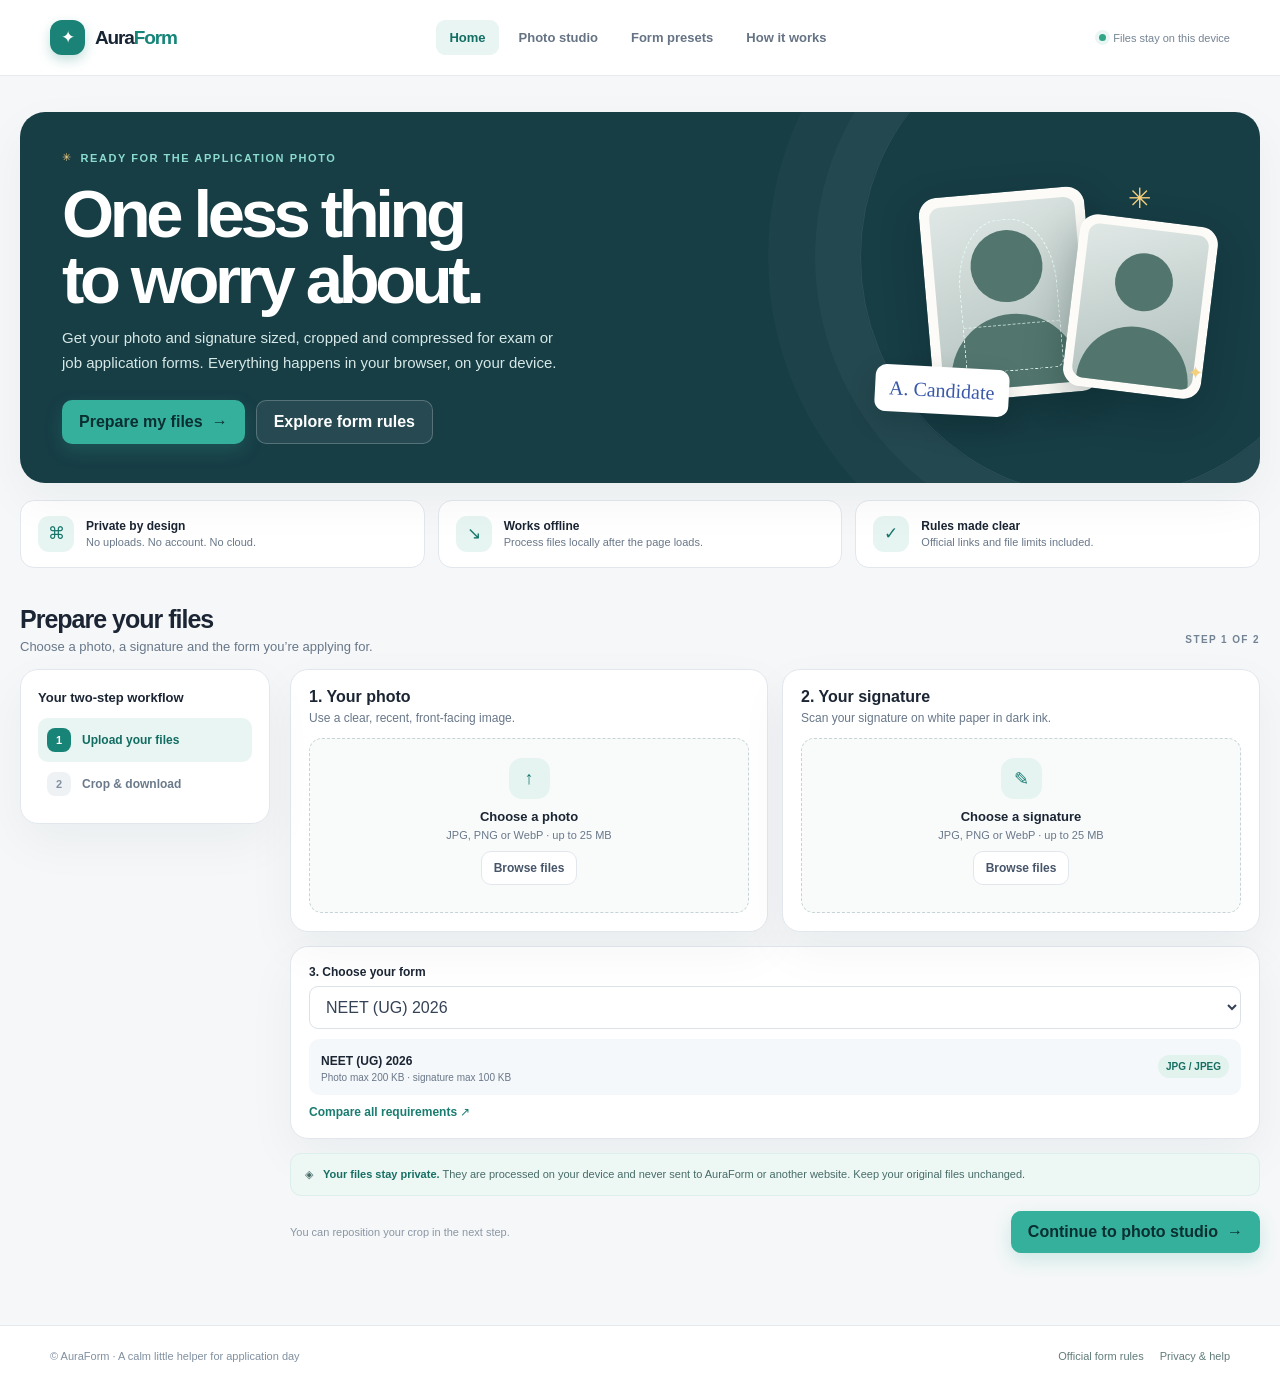
<file: Project_2/auraform/index.html>
<!doctype html>
<html lang="en"><head><meta charset="utf-8"><meta name="viewport" content="width=device-width,initial-scale=1"><meta name="theme-color" content="#173d45"><title>AuraForm — Photo & Signature Prep</title><link rel="stylesheet" href="assets/style.css"></head>
<body data-page="home">
  <header class="site-header"><div class="container header-inner"><a class="brand" href="index.html"><span class="brand-mark"></span><span>Aura<i>Form</i></span></a><nav class="main-nav" aria-label="Main navigation"><a class="active" href="index.html">Home</a><a href="studio.html">Photo studio</a><a href="presets.html">Form presets</a><a href="guide.html">How it works</a></nav><div class="header-note"><i class="status-dot"></i>Files stay on this device</div></div></header>
  <main class="container page">
    <section class="hero"><div><div class="eyebrow"><b>✳</b> READY FOR THE APPLICATION PHOTO</div><h1>One less thing<br>to worry about.</h1><p>Get your photo and signature sized, cropped and compressed for exam or job application forms. Everything happens in your browser, on your device.</p><div class="hero-actions"><a class="btn btn-primary" href="#prepare">Prepare my files <span>→</span></a><a class="btn btn-ghost" href="presets.html">Explore form rules</a></div></div><div class="hero-art" aria-hidden="true"><span class="spark one">✳</span><div class="photo-card big"><div class="photo-image"><div class="crop-guide"></div></div></div><div class="photo-card small"><div class="photo-image"></div></div><div class="signature-slip">A. Candidate</div><span class="spark two">✦</span></div></section>
    <div class="trust-row"><div class="trust-card"><span class="trust-icon">⌘</span><div><strong>Private by design</strong><small>No uploads. No account. No cloud.</small></div></div><div class="trust-card"><span class="trust-icon">↘</span><div><strong>Works offline</strong><small>Process files locally after the page loads.</small></div></div><div class="trust-card"><span class="trust-icon">✓</span><div><strong>Rules made clear</strong><small>Official links and file limits included.</small></div></div></div>
    <div class="section-heading" id="prepare"><div><h2>Prepare your files</h2><p>Choose a photo, a signature and the form you’re applying for.</p></div><span class="section-label">STEP 1 OF 2</span></div>
    <div class="flow-layout"><aside class="panel steps-side"><h3>Your two-step workflow</h3><div class="flow-step active"><span class="step-bullet">1</span>Upload your files</div><div class="flow-step"><span class="step-bullet">2</span>Crop &amp; download</div></aside><div class="flow-content">
      <div class="upload-grid"><section class="panel upload-card"><h2>1. Your photo</h2><p>Use a clear, recent, front-facing image.</p><label class="dropzone" id="photoDrop"><input id="photoInput" type="file" accept="image/*" aria-label="Choose your photo"><div><span class="drop-icon">↑</span><strong>Choose a photo</strong><p>JPG, PNG or WebP · up to 25 MB</p><span class="btn btn-outline btn-small">Browse files</span><div class="file-name" id="photoName"></div></div></label><img class="upload-preview" id="photoPreview" alt="Photo preview"></section>
      <section class="panel upload-card"><h2>2. Your signature</h2><p>Scan your signature on white paper in dark ink.</p><label class="dropzone" id="signDrop"><input id="signInput" type="file" accept="image/*" aria-label="Choose your signature"><div><span class="drop-icon">✎</span><strong>Choose a signature</strong><p>JPG, PNG or WebP · up to 25 MB</p><span class="btn btn-outline btn-small">Browse files</span><div class="file-name" id="signName"></div></div></label><img class="upload-preview" id="signPreview" alt="Signature preview"></section></div>
      <section class="panel preset-pick"><label class="field-label" for="presetSelect">3. Choose your form</label><select class="select" id="presetSelect"></select><div class="preset-summary"><div><strong id="presetSummaryTitle"></strong><small id="presetSummaryText"></small></div><span class="file-badge" id="presetBadge"></span></div><a class="text-link" href="presets.html" style="display:inline-block;margin-top:10px">Compare all requirements ↗</a></section>
      <div class="privacy-callout"><span>◈</span><span><b>Your files stay private.</b> They are processed on your device and never sent to AuraForm or another website. Keep your original files unchanged.</span></div><div class="alert" id="homeError" role="alert"></div><div class="form-footer"><span class="hint">You can reposition your crop in the next step.</span><button class="btn btn-primary" id="continueBtn">Continue to photo studio <span>→</span></button></div>
    </div></div>
  </main>
  <footer class="footer"><div class="container footer-inner"><span>© AuraForm · A calm little helper for application day</span><div class="footer-links"><a href="presets.html">Official form rules</a><a href="guide.html">Privacy &amp; help</a></div></div></footer>
  <script src="presets.js"></script><script src="assets/app.js"></script>
</body></html>
</file>
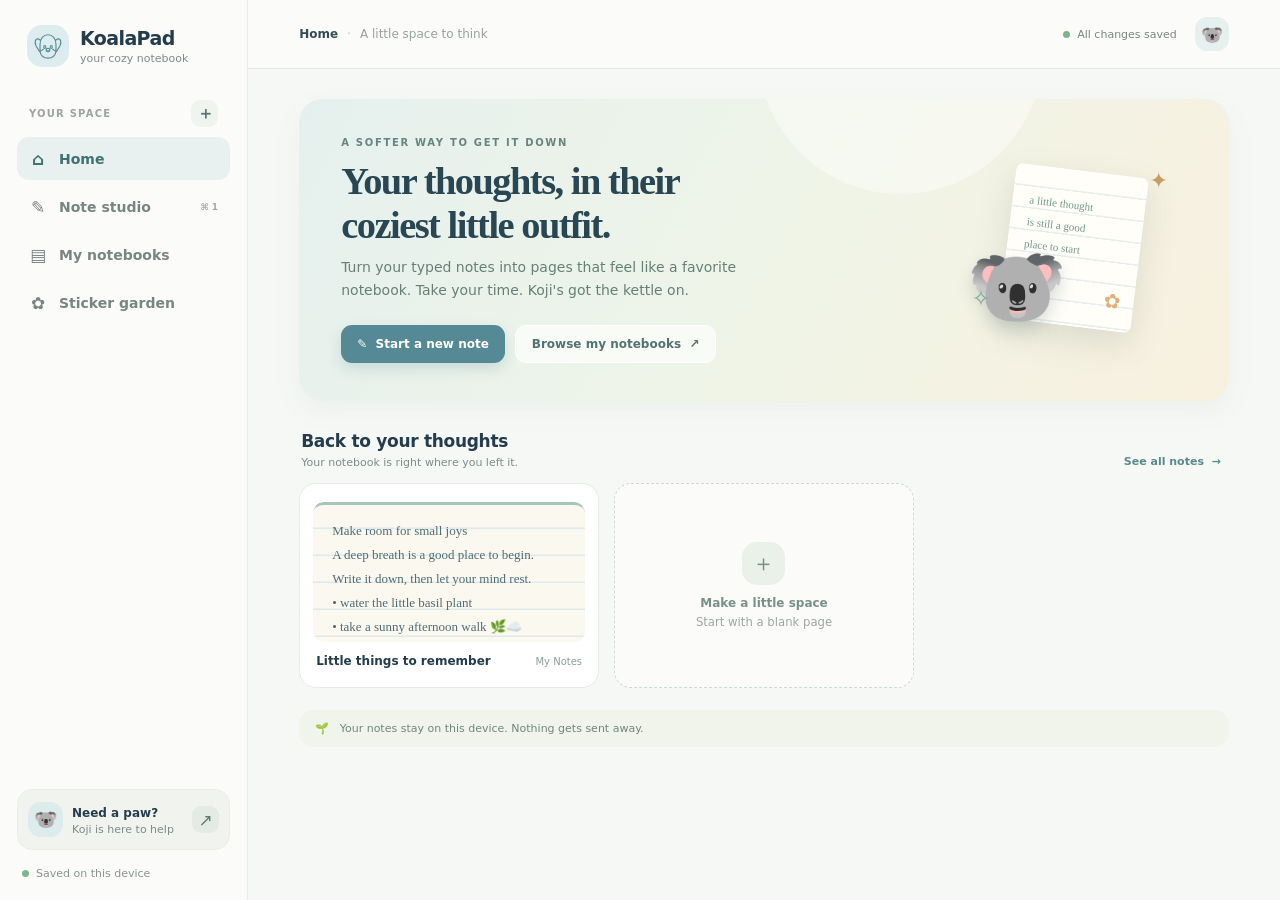
<file: Project_5/koalapad/index.html>
<!doctype html>
<html lang="en">
<head>
  <meta charset="utf-8">
  <meta name="viewport" content="width=device-width, initial-scale=1">
  <meta name="theme-color" content="#f5f8f4">
  <meta name="description" content="KoalaPad turns your notes into cozy, hand-drawn notebook pages.">
  <title>KoalaPad — your cozy notebook</title>
  <link rel="stylesheet" href="styles.css">
</head>
<body>
  <div class="app-shell">
    <aside class="sidebar">
      <a class="brand" href="#home" aria-label="KoalaPad home">
        <span class="brand-mark" aria-hidden="true"><svg viewBox="0 0 64 64"><path d="M16 20c-8-8-14 0-10 11l8 13 8-5M48 20c8-8 14 0 10 11l-8 13-8-5"/><path d="M15 29c0-13 7-21 17-21s17 8 17 21v13c0 10-8 16-17 16s-17-6-17-16z"/><ellipse cx="25" cy="34" rx="2.2" ry="3"/><ellipse cx="39" cy="34" rx="2.2" ry="3"/><path d="M28 42c2 3 6 3 8 0M28 40c0-4 8-4 8 0 0 4-8 4-8 0z"/></svg></span>
        <span><b>KoalaPad</b><small>your cozy notebook</small></span>
      </a>
      <div class="workspace-label">YOUR SPACE <button class="tiny-icon" id="addNote" title="Create a note" aria-label="Create a note">＋</button></div>
      <nav class="main-nav" aria-label="Main navigation">
        <a href="#home" class="nav-link active" data-route="home"><span>⌂</span> Home</a>
        <a href="#editor" class="nav-link" data-route="editor"><span>✎</span> Note studio <kbd>⌘ 1</kbd></a>
        <a href="#library" class="nav-link" data-route="library"><span>▤</span> My notebooks</a>
        <a href="#decor" class="nav-link" data-route="decor"><span>✿</span> Sticker garden</a>
      </nav>
      <div class="sidebar-bottom">
        <div class="helper-mini"><div class="koala-avatar small-koala">🐨</div><div><b>Need a paw?</b><small>Koji is here to help</small></div><button class="tiny-icon" data-open-assistant aria-label="Open Koji assistant">↗</button></div>
        <div class="local-note"><span class="status-dot"></span> Saved on this device</div>
      </div>
    </aside>

    <main class="main-area">
      <header class="topbar">
        <div class="breadcrumbs"><span id="crumb">Home</span><span class="crumb-dot">·</span><span class="muted">A little space to think</span></div>
        <div class="top-actions"><span class="save-state"><i></i><span id="saveState">All changes saved</span></span><button class="avatar-button" data-open-assistant aria-label="Chat with Koji">🐨</button></div>
      </header>
      <div id="appView" class="view-wrap"></div>
    </main>
  </div>

  <div class="toast" id="toast" role="status" aria-live="polite"></div>
  <div class="modal-backdrop" id="assistantModal" aria-hidden="true">
    <section class="assistant-card" role="dialog" aria-modal="true" aria-labelledby="assistantTitle">
      <button class="modal-close" data-close-assistant aria-label="Close">×</button>
      <div class="assistant-head"><div class="koala-illustration">🐨<span>✦</span></div><div><div class="eyebrow">YOUR NOTE BUDDY</div><h2 id="assistantTitle">Hi, I’m Koji!</h2><p>Little ideas for making your notes feel like yours.</p></div></div>
      <div class="suggestions"><button data-suggestion="Make my notes easier to revise">✦ Make this easier to revise</button><button data-suggestion="Suggest a cute page decoration">♡ Suggest a page decoration</button><button data-suggestion="Give me a tiny study break idea">☁ Tiny study break idea</button></div>
      <div class="assistant-reply" id="assistantReply">I’m a tiny offline helper, so I can offer gentle prompts without sending your notes anywhere. 🌱</div>
      <p class="fine-print">Koji works offline and never reads or uploads your notes.</p>
    </section>
  </div>
  <script src="app.js"></script>
</body>
</html>
</file>
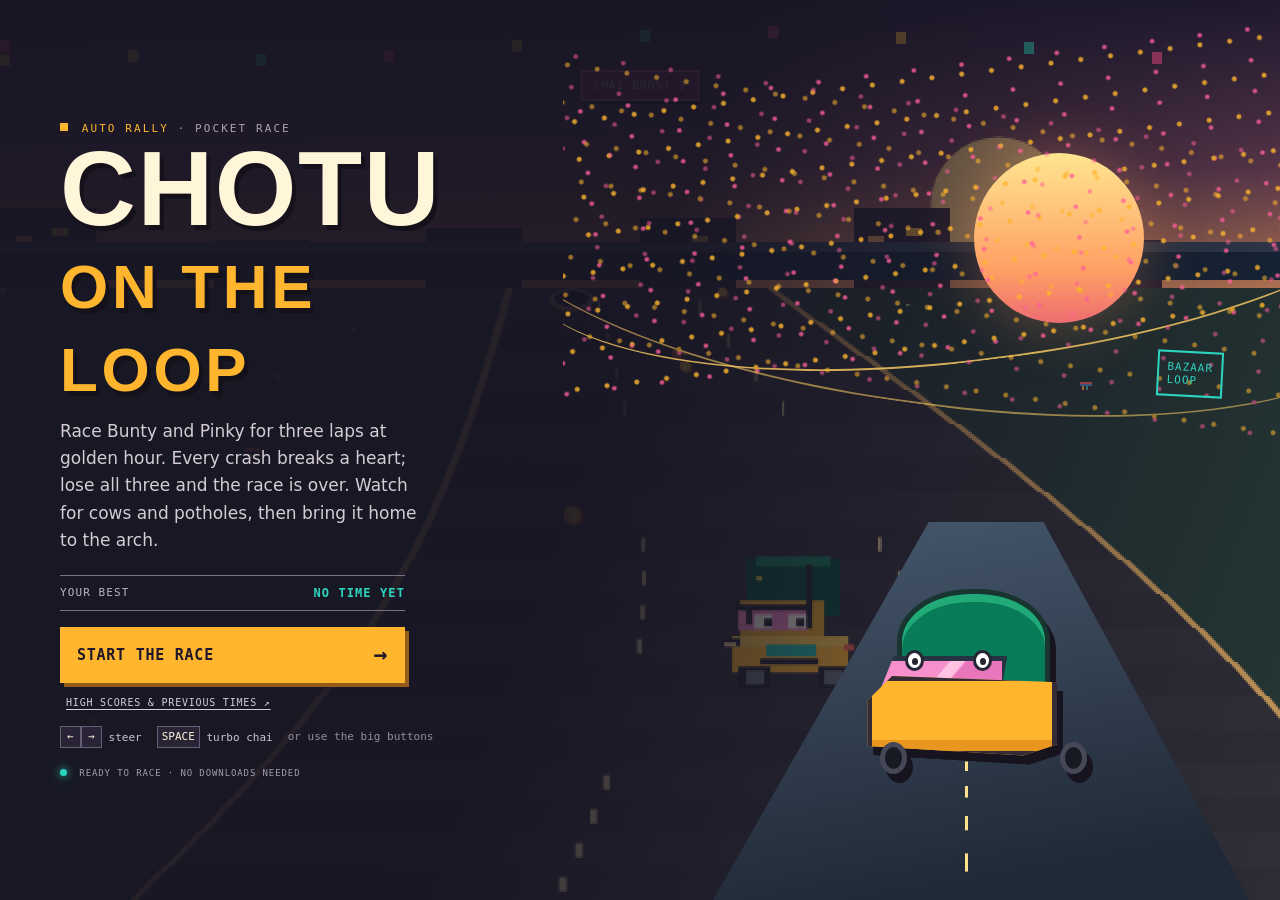
<file: Project_8/auto-rally/index.html>
<!doctype html>
<html lang="en">
<head>
  <meta charset="utf-8">
  <meta name="viewport" content="width=device-width,initial-scale=1,maximum-scale=1,user-scalable=no,viewport-fit=cover">
  <meta name="theme-color" content="#171523">
  <meta name="description" content="A tiny, offline-ready dusk race around the bazaar loop.">
  <title>Auto Rally — Chotu on the Bazaar Loop</title>
  <link rel="stylesheet" href="style.css">
</head>
<body>
  <main class="game-shell" id="gameShell">
    <canvas id="race" aria-label="Auto Rally game scene"></canvas>

    <header class="hud" id="hud" aria-live="polite" hidden>
      <div class="hud-chip lap-chip"><span class="tiny-label">LAP</span><strong id="lapValue">1 <i>/ 3</i></strong></div>
      <div class="hud-chip timer-chip"><span class="tiny-label">CLOCK</span><strong id="clockValue">00:00.00</strong></div>
      <div class="hud-chip best-chip"><span class="tiny-label">BEST</span><strong id="bestValue">--:--.--</strong></div>
      <div class="hud-chip coin-chip"><span class="coin-glyph">●</span><strong id="coinValue">0</strong></div>
      <div class="hud-actions">
        <button class="icon-button" id="soundButton" type="button" aria-label="Mute sound">♫</button>
        <button class="icon-button pause-button" id="pauseButton" type="button" aria-label="Pause race">Ⅱ</button>
      </div>
    </header>

    <div class="race-message" id="raceMessage" role="status" aria-live="polite"></div>
    <div class="boost-badge" id="boostBadge" aria-live="polite" hidden>CHAI BOOST <span id="boostCount">1</span></div>
    <div class="life-meter" id="lifeMeter" role="img" aria-label="3 lives remaining" hidden><span>LIVES</span><i class="pixel-heart"></i><i class="pixel-heart"></i><i class="pixel-heart"></i></div>

    <section class="screen intro-screen" id="introScreen">
      <div class="intro-card">
        <p class="eyebrow"><span class="square"></span> AUTO RALLY <span class="eyebrow-muted">· POCKET RACE</span></p>
        <h1>CHOTU<br><span>ON THE LOOP</span></h1>
        <p class="intro-copy">Race Bunty and Pinky for three laps at golden hour. Every crash breaks a heart; lose all three and the race is over. Watch for cows and potholes, then bring it home to the arch.</p>
        <div class="record-line"><span>YOUR BEST</span><strong id="introBest">NO TIME YET</strong></div>
        <button class="start-button" id="startButton" type="button">START THE RACE <span aria-hidden="true">→</span></button>
        <button class="text-button score-link" id="scoresButton" type="button">HIGH SCORES &amp; PREVIOUS TIMES ↗</button>
        <div class="quick-controls"><span><kbd>←</kbd><kbd>→</kbd> steer</span><span><kbd>SPACE</kbd> turbo chai</span><span class="touch-hint">or use the big buttons</span></div>
        <p class="offline-note"><span class="signal-dot"></span> READY TO RACE · NO DOWNLOADS NEEDED</p>
      </div>
      <div class="intro-art" aria-hidden="true"><span class="art-sun"></span><span class="art-garland garland-one"></span><span class="art-garland garland-two"></span><div class="art-road"></div><div class="art-rickshaw"><span class="auto-roof"></span><span class="auto-window"></span><span class="auto-face"><i></i><i></i></span><span class="auto-body"></span><span class="auto-wheel wheel-a"></span><span class="auto-wheel wheel-b"></span></div><span class="art-sign">BAZAAR<br>LOOP</span></div>
    </section>

    <section class="screen pause-screen" id="pauseScreen" hidden>
      <div class="dialog-card"><p class="eyebrow">PIT STOP · TAKE A BREATH</p><h2>Race paused</h2><p>Your clock is stopped. Returning home will end this run.</p><button class="start-button" id="resumeButton" type="button">BACK TO THE RACE <span aria-hidden="true">→</span></button><button class="text-button" id="restartButton" type="button">Restart this race</button><button class="text-button home-link" id="pauseHomeButton" type="button">Back to home</button></div>
    </section>

    <section class="screen finish-screen" id="finishScreen" hidden>
      <div class="dialog-card finish-card"><p class="eyebrow" id="finishEyebrow">THAT'S THREE LAPS · NICELY DONE</p><h2 id="finishTitle">Arch crossed!</h2><div class="finish-time" id="finishTime">00:00.00</div><p class="finish-detail" id="finishDetail">The bazaar is still arguing about the cow.</p><div class="podium-wrap"><h3>FINISH ORDER</h3><ol class="podium-list" id="finishStandings"></ol></div><button class="start-button" id="raceAgainButton" type="button">RACE AGAIN <span aria-hidden="true">↻</span></button><button class="text-button home-link" id="finishHomeButton" type="button">Back to home</button><p class="saved-note">BEST TIME SAVED ON THIS DEVICE</p></div>
    </section>

    <section class="screen game-over-screen" id="gameOverScreen" hidden>
      <div class="dialog-card finish-card game-over-card"><p class="eyebrow">THREE HEARTS GONE · THAT'S THE RACE</p><h2>Out of lives!</h2><p class="game-over-best">HIGH SCORE <strong id="gameOverBest">NO FINISH YET</strong></p><p class="finish-detail" id="gameOverDetail">You picked up 0 coins before the last bump.</p><div class="podium-wrap"><h3>RACE STANDINGS</h3><ol class="podium-list" id="gameOverStandings"></ol></div><button class="start-button" id="gameOverAgainButton" type="button">TRY AGAIN <span aria-hidden="true">↻</span></button><button class="text-button home-link" id="gameOverHomeButton" type="button">Back to home</button></div>
    </section>

    <section class="screen score-screen" id="scoreScreen" hidden>
      <div class="dialog-card score-card">
        <p class="eyebrow">THE BAZAAR ARCH CLOCK</p><h2>Race records</h2>
        <div class="score-columns">
          <section class="score-section"><h3>HIGH SCORES <span>FASTEST</span></h3><ol class="score-list" id="highScores"></ol></section>
          <section class="score-section"><h3>PREVIOUS RACES <span>NEWEST</span></h3><ol class="score-list" id="previousScores"></ol></section>
        </div>
        <p class="score-note">Completed three-lap races are saved on this device.</p>
        <button class="start-button" id="scoresBackButton" type="button">BACK TO HOME <span aria-hidden="true">←</span></button>
      </div>
    </section>

    <nav class="touch-controls" id="touchControls" aria-label="Touch driving controls" hidden>
      <button class="drive-button steer-button" id="leftButton" type="button" aria-label="Steer left"><span>◀</span><small>LEFT</small></button>
      <button class="drive-button boost-button" id="boostButton" type="button" aria-label="Use Turbo Chai"><span class="cup-icon">☕</span><small>TURBO</small></button>
      <button class="drive-button steer-button" id="rightButton" type="button" aria-label="Steer right"><span>▶</span><small>RIGHT</small></button>
    </nav>
    <div class="speedometer" id="speedometer" hidden><span class="speed-dot"></span><span id="speedValue">48</span><small>KM/H</small></div>
    <div class="toast" id="toast" role="status" aria-live="polite"></div>
  </main>
  <script src="game.js"></script>
</body>
</html>
</file>
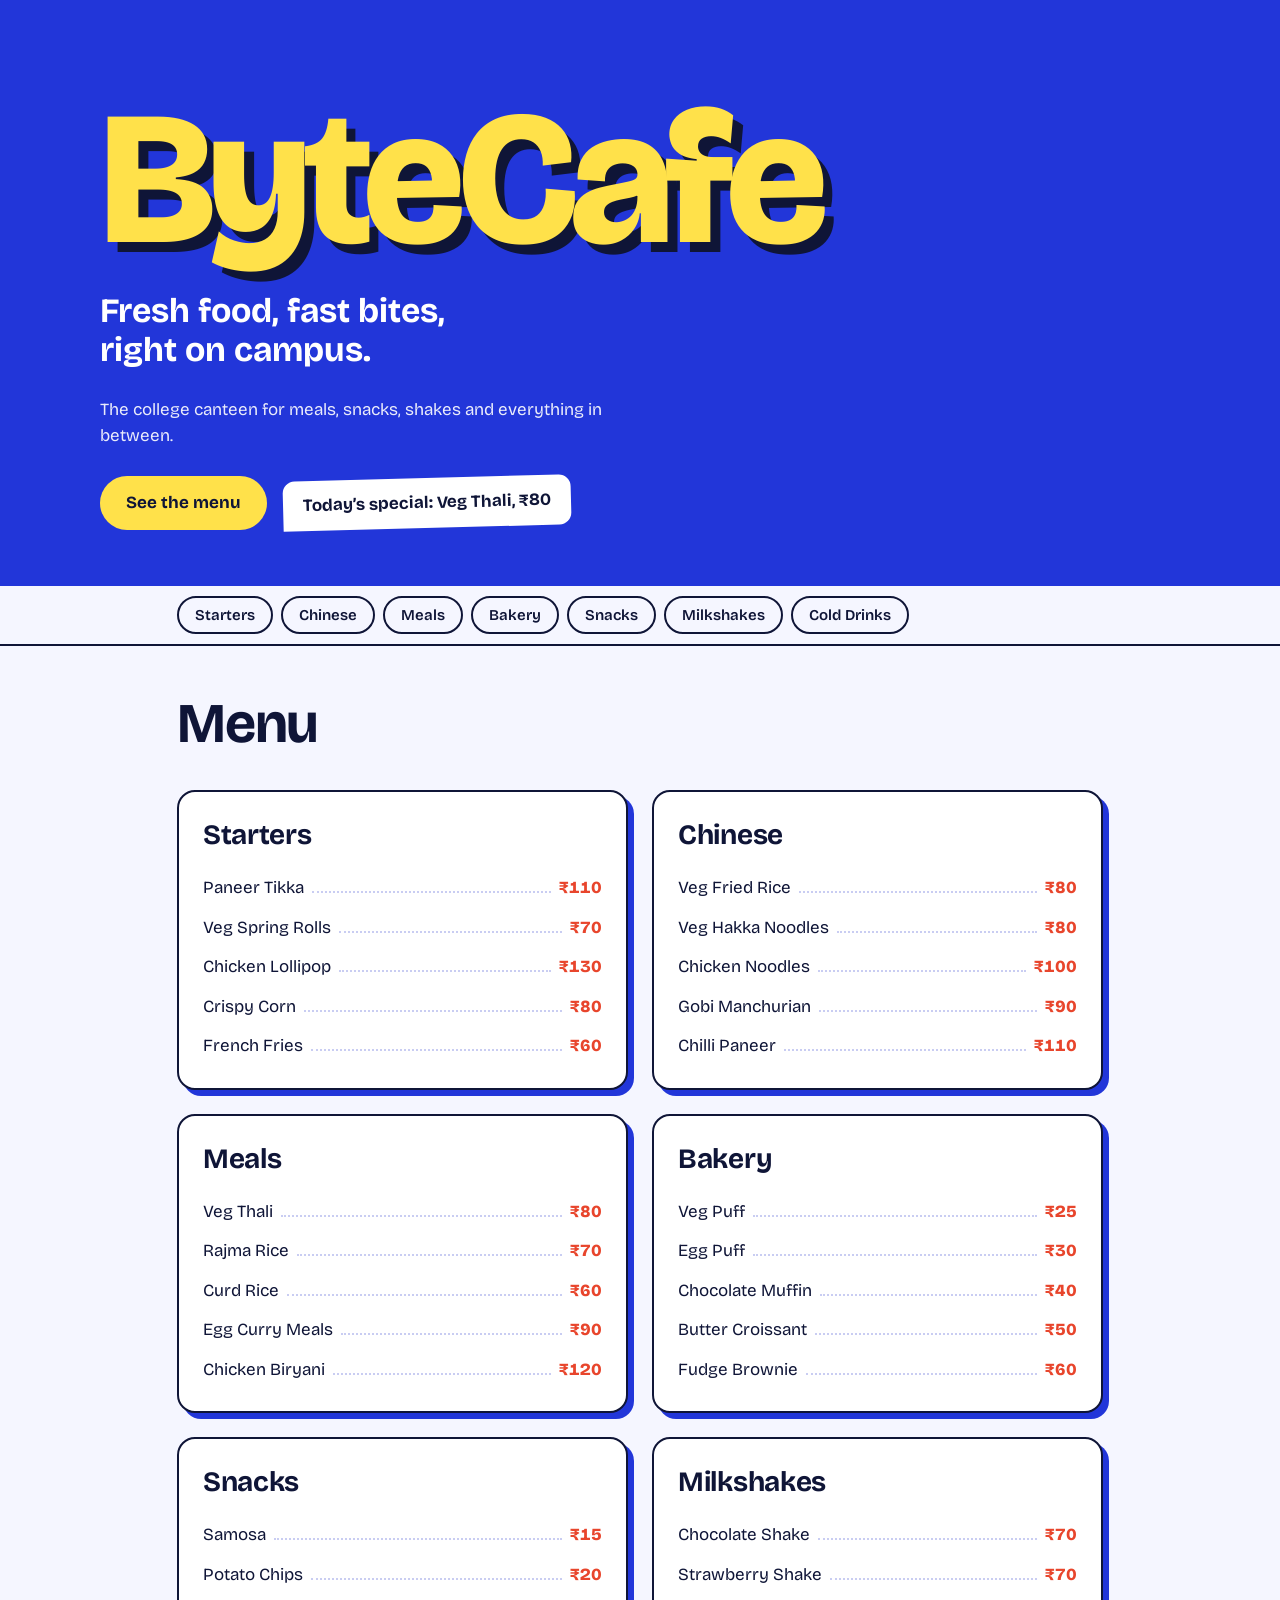
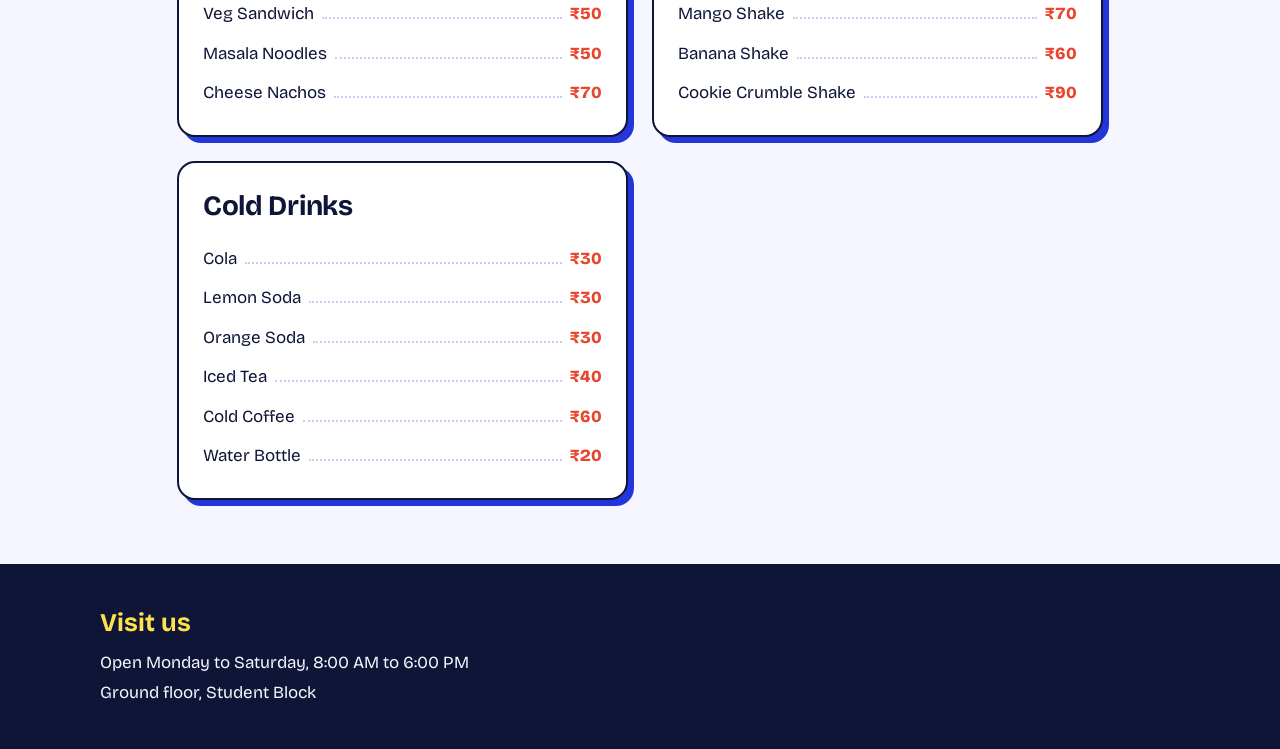
<file: Project_17/after.html>
<!DOCTYPE html>
<html lang="en"><head><meta charset="utf-8"><meta name="viewport" content="width=device-width, initial-scale=1"><title>ByteCafe</title>
<link rel="preconnect" href="https://fonts.googleapis.com"><link rel="stylesheet" href="https://fonts.googleapis.com/css2?family=Bricolage+Grotesque:wght@400;600;700;800&display=swap">
<style>
:root{--blue:#2236d9;--ink:#0f1537;--lemon:#ffe14a;--chalk:#f5f6ff;--tom:#e8452c;--line:#c9cdf2;--card:#fff}
@media(prefers-color-scheme:dark){:root{--chalk:#0f1537;--ink:#f1f2ff;--card:#171f4d;--line:#3a4590;--tom:#ff7a62}}
*{box-sizing:border-box}html{scroll-behavior:smooth;scroll-padding-top:64px}
body{margin:0;background:var(--chalk);color:var(--ink);font:17px/1.5 "Bricolage Grotesque","Segoe UI",system-ui,sans-serif}
a{color:inherit}a:focus-visible,button:focus-visible{outline:3px solid var(--tom);outline-offset:3px}
.hero{background:var(--blue);color:#fff;padding:clamp(40px,8vw,96px) 6vw 56px}
.hero-in{max-width:1080px;margin:auto;display:grid;gap:28px}
h1{margin:0;font-size:clamp(64px,17vw,190px);line-height:.88;letter-spacing:-.04em;font-weight:800;text-shadow:.05em .05em 0 var(--ink);color:var(--lemon)}
.tag{font-size:clamp(22px,3.4vw,34px);font-weight:700;margin:0;max-width:18ch;line-height:1.15}
.sub{margin:0;max-width:46ch;opacity:.9}
.row{display:flex;flex-wrap:wrap;gap:16px;align-items:center}
.btn{background:var(--lemon);color:#0f1537;font-weight:700;text-decoration:none;padding:14px 26px;border-radius:999px}
.btn:hover{background:#fff}
.special{background:#fff;color:#0f1537;padding:12px 20px;border-radius:12px 12px 12px 0;font-weight:700;margin:0;transform:rotate(-1.5deg)}
nav{position:sticky;top:0;z-index:5;background:var(--chalk);border-bottom:2px solid var(--ink);overflow-x:auto;white-space:nowrap}
nav ul{list-style:none;margin:0 auto;padding:10px 6vw;display:flex;gap:8px;max-width:1080px}
nav a{display:block;padding:6px 16px;border:2px solid var(--ink);border-radius:999px;text-decoration:none;font-weight:600;font-size:15px}
nav a:hover{background:var(--blue);color:#fff;border-color:var(--blue)}
main{max-width:1080px;margin:auto;padding:36px 6vw 24px}
main>h2{font-size:clamp(34px,6vw,56px);margin:0 0 24px;letter-spacing:-.02em}
.grid{display:grid;grid-template-columns:repeat(auto-fit,minmax(min(100%,420px),1fr));gap:24px}
section{background:var(--card);border:2px solid var(--ink);border-radius:18px;padding:22px 24px;box-shadow:6px 6px 0 var(--blue)}
section h3{margin:0 0 12px;font-size:28px;letter-spacing:-.01em}
ul.items{list-style:none;margin:0;padding:0}
.items li{display:flex;align-items:baseline;gap:8px;padding:7px 0}
.items li::after{content:"";order:1;flex:1;border-bottom:2px dotted var(--line);min-width:16px}
.items .n{order:0}.items .p{order:2;font-weight:800;color:var(--tom);font-variant-numeric:tabular-nums}
footer{background:var(--ink);color:var(--chalk);margin-top:40px;padding:40px 6vw}
@media(prefers-color-scheme:dark){footer{background:#080c24;color:#f1f2ff}}
footer div{max-width:1080px;margin:auto}footer h2{margin:0 0 8px;color:var(--lemon)}footer p{margin:4px 0}
@media(max-width:520px){section{padding:18px}}
</style></head><body>
<header class="hero"><div class="hero-in">
<h1>ByteCafe</h1>
<p class="tag">Fresh food, fast bites, right on campus.</p>
<p class="sub">The college canteen for meals, snacks, shakes and everything in between.</p>
<div class="row"><a class="btn" href="#menu">See the menu</a><p class="special">Today’s special: Veg Thali, ₹80</p></div>
</div></header>
<nav aria-label="Menu categories"><ul>
<li><a href="#starters">Starters</a></li><li><a href="#chinese">Chinese</a></li><li><a href="#meals">Meals</a></li><li><a href="#bakery">Bakery</a></li><li><a href="#snacks">Snacks</a></li><li><a href="#milkshakes">Milkshakes</a></li><li><a href="#drinks">Cold Drinks</a></li></ul></nav>
<main><h2 id="menu">Menu</h2><div class="grid">
<section id="starters"><h3>Starters</h3><ul class="items">
<li><span class="n">Paneer Tikka</span><span class="p">₹110</span></li>
<li><span class="n">Veg Spring Rolls</span><span class="p">₹70</span></li>
<li><span class="n">Chicken Lollipop</span><span class="p">₹130</span></li>
<li><span class="n">Crispy Corn</span><span class="p">₹80</span></li>
<li><span class="n">French Fries</span><span class="p">₹60</span></li>
</ul></section>
<section id="chinese"><h3>Chinese</h3><ul class="items">
<li><span class="n">Veg Fried Rice</span><span class="p">₹80</span></li>
<li><span class="n">Veg Hakka Noodles</span><span class="p">₹80</span></li>
<li><span class="n">Chicken Noodles</span><span class="p">₹100</span></li>
<li><span class="n">Gobi Manchurian</span><span class="p">₹90</span></li>
<li><span class="n">Chilli Paneer</span><span class="p">₹110</span></li>
</ul></section>
<section id="meals"><h3>Meals</h3><ul class="items">
<li><span class="n">Veg Thali</span><span class="p">₹80</span></li>
<li><span class="n">Rajma Rice</span><span class="p">₹70</span></li>
<li><span class="n">Curd Rice</span><span class="p">₹60</span></li>
<li><span class="n">Egg Curry Meals</span><span class="p">₹90</span></li>
<li><span class="n">Chicken Biryani</span><span class="p">₹120</span></li>
</ul></section>
<section id="bakery"><h3>Bakery</h3><ul class="items">
<li><span class="n">Veg Puff</span><span class="p">₹25</span></li>
<li><span class="n">Egg Puff</span><span class="p">₹30</span></li>
<li><span class="n">Chocolate Muffin</span><span class="p">₹40</span></li>
<li><span class="n">Butter Croissant</span><span class="p">₹50</span></li>
<li><span class="n">Fudge Brownie</span><span class="p">₹60</span></li>
</ul></section>
<section id="snacks"><h3>Snacks</h3><ul class="items">
<li><span class="n">Samosa</span><span class="p">₹15</span></li>
<li><span class="n">Potato Chips</span><span class="p">₹20</span></li>
<li><span class="n">Veg Sandwich</span><span class="p">₹50</span></li>
<li><span class="n">Masala Noodles</span><span class="p">₹50</span></li>
<li><span class="n">Cheese Nachos</span><span class="p">₹70</span></li>
</ul></section>
<section id="milkshakes"><h3>Milkshakes</h3><ul class="items">
<li><span class="n">Chocolate Shake</span><span class="p">₹70</span></li>
<li><span class="n">Strawberry Shake</span><span class="p">₹70</span></li>
<li><span class="n">Mango Shake</span><span class="p">₹70</span></li>
<li><span class="n">Banana Shake</span><span class="p">₹60</span></li>
<li><span class="n">Cookie Crumble Shake</span><span class="p">₹90</span></li>
</ul></section>
<section id="drinks"><h3>Cold Drinks</h3><ul class="items">
<li><span class="n">Cola</span><span class="p">₹30</span></li>
<li><span class="n">Lemon Soda</span><span class="p">₹30</span></li>
<li><span class="n">Orange Soda</span><span class="p">₹30</span></li>
<li><span class="n">Iced Tea</span><span class="p">₹40</span></li>
<li><span class="n">Cold Coffee</span><span class="p">₹60</span></li>
<li><span class="n">Water Bottle</span><span class="p">₹20</span></li>
</ul></section>
</div></main>
<footer><div><h2>Visit us</h2><p>Open Monday to Saturday, 8:00 AM to 6:00 PM</p><p>Ground floor, Student Block</p></div></footer>
</body></html>
</file>
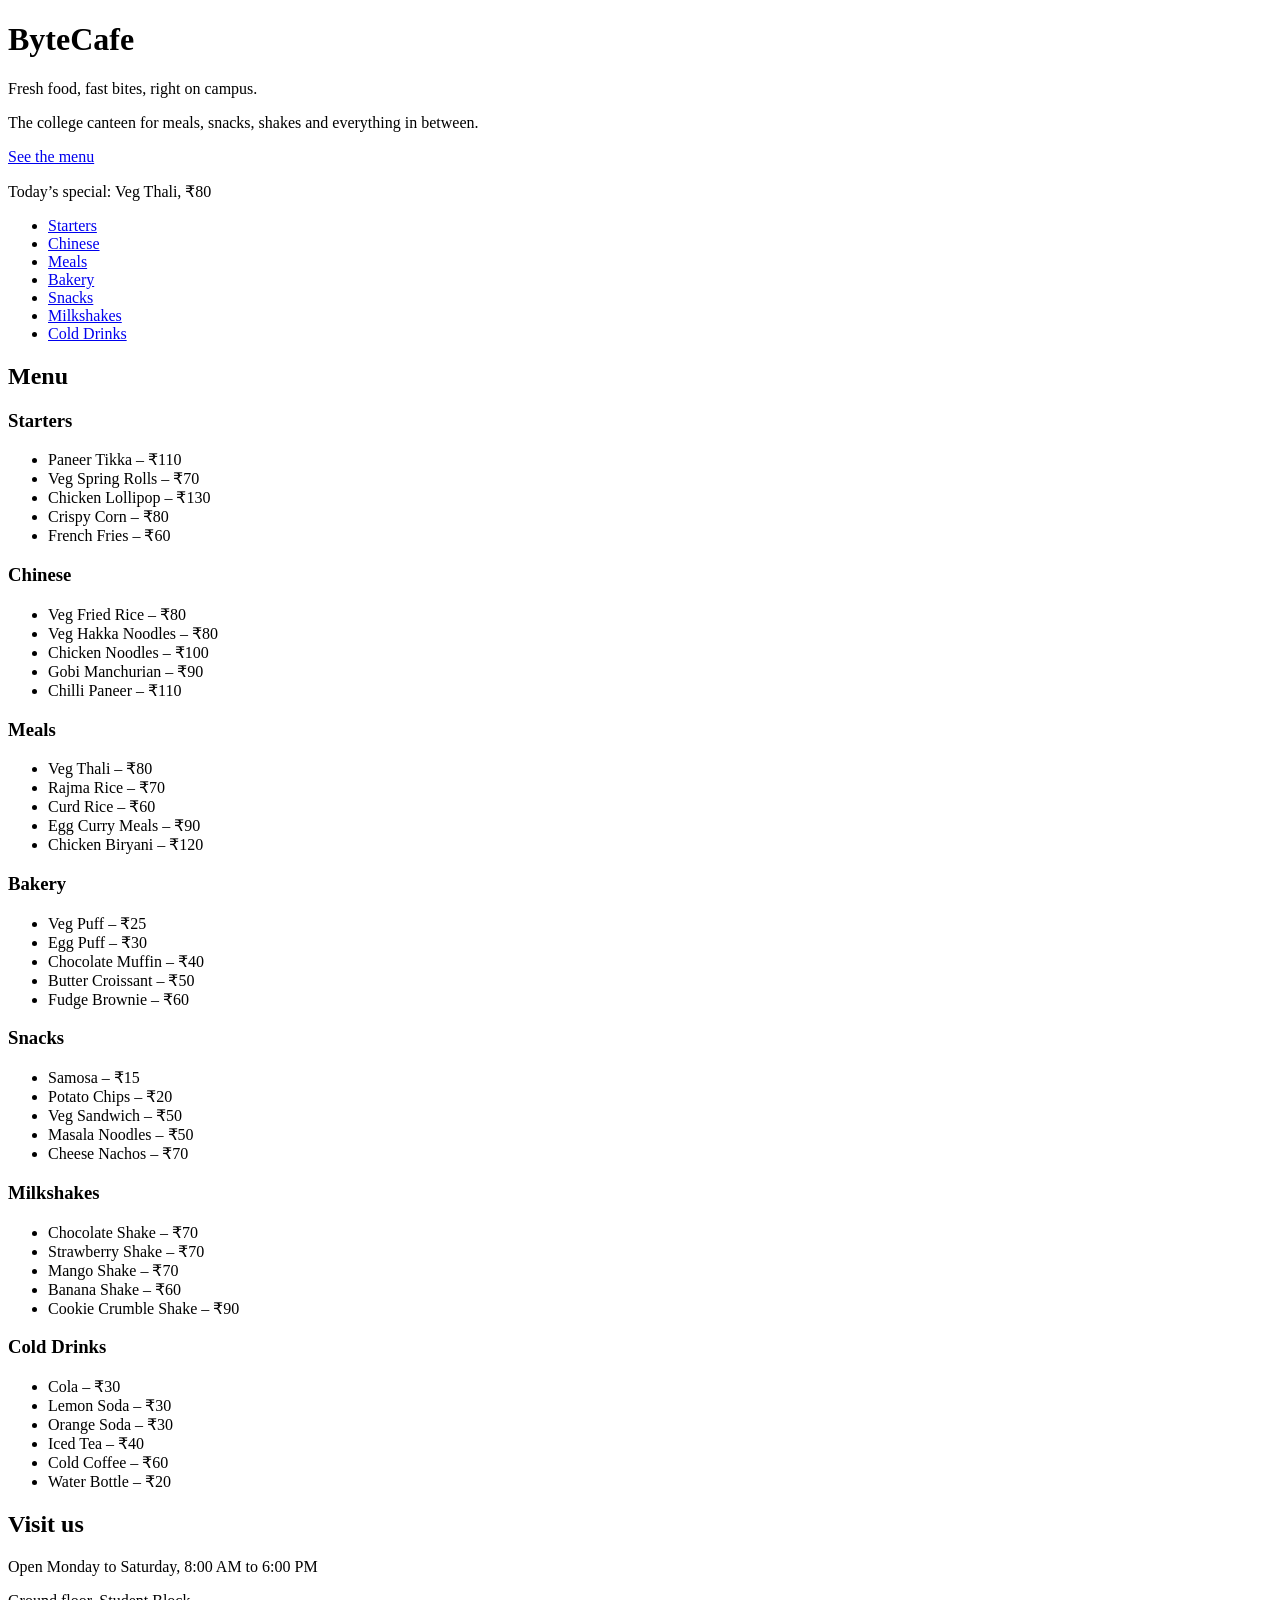
<file: Project_17/before.html>
<!DOCTYPE html>
<html lang="en"><head><meta charset="utf-8"><title>ByteCafe</title></head><body>
<h1>ByteCafe</h1>
<p>Fresh food, fast bites, right on campus.</p>
<p>The college canteen for meals, snacks, shakes and everything in between.</p>
<p><a href="#menu">See the menu</a></p>
<p>Today’s special: Veg Thali, ₹80</p>
<ul>
<li><a href="#starters">Starters</a></li>
<li><a href="#chinese">Chinese</a></li>
<li><a href="#meals">Meals</a></li>
<li><a href="#bakery">Bakery</a></li>
<li><a href="#snacks">Snacks</a></li>
<li><a href="#milkshakes">Milkshakes</a></li>
<li><a href="#drinks">Cold Drinks</a></li>
</ul>
<h2 id="menu">Menu</h2>
<h3 id="starters">Starters</h3>
<ul>
<li>Paneer Tikka – ₹110</li>
<li>Veg Spring Rolls – ₹70</li>
<li>Chicken Lollipop – ₹130</li>
<li>Crispy Corn – ₹80</li>
<li>French Fries – ₹60</li>
</ul>
<h3 id="chinese">Chinese</h3>
<ul>
<li>Veg Fried Rice – ₹80</li>
<li>Veg Hakka Noodles – ₹80</li>
<li>Chicken Noodles – ₹100</li>
<li>Gobi Manchurian – ₹90</li>
<li>Chilli Paneer – ₹110</li>
</ul>
<h3 id="meals">Meals</h3>
<ul>
<li>Veg Thali – ₹80</li>
<li>Rajma Rice – ₹70</li>
<li>Curd Rice – ₹60</li>
<li>Egg Curry Meals – ₹90</li>
<li>Chicken Biryani – ₹120</li>
</ul>
<h3 id="bakery">Bakery</h3>
<ul>
<li>Veg Puff – ₹25</li>
<li>Egg Puff – ₹30</li>
<li>Chocolate Muffin – ₹40</li>
<li>Butter Croissant – ₹50</li>
<li>Fudge Brownie – ₹60</li>
</ul>
<h3 id="snacks">Snacks</h3>
<ul>
<li>Samosa – ₹15</li>
<li>Potato Chips – ₹20</li>
<li>Veg Sandwich – ₹50</li>
<li>Masala Noodles – ₹50</li>
<li>Cheese Nachos – ₹70</li>
</ul>
<h3 id="milkshakes">Milkshakes</h3>
<ul>
<li>Chocolate Shake – ₹70</li>
<li>Strawberry Shake – ₹70</li>
<li>Mango Shake – ₹70</li>
<li>Banana Shake – ₹60</li>
<li>Cookie Crumble Shake – ₹90</li>
</ul>
<h3 id="drinks">Cold Drinks</h3>
<ul>
<li>Cola – ₹30</li>
<li>Lemon Soda – ₹30</li>
<li>Orange Soda – ₹30</li>
<li>Iced Tea – ₹40</li>
<li>Cold Coffee – ₹60</li>
<li>Water Bottle – ₹20</li>
</ul>
<h2>Visit us</h2>
<p>Open Monday to Saturday, 8:00 AM to 6:00 PM</p>
<p>Ground floor, Student Block</p>
</body></html>
</file>
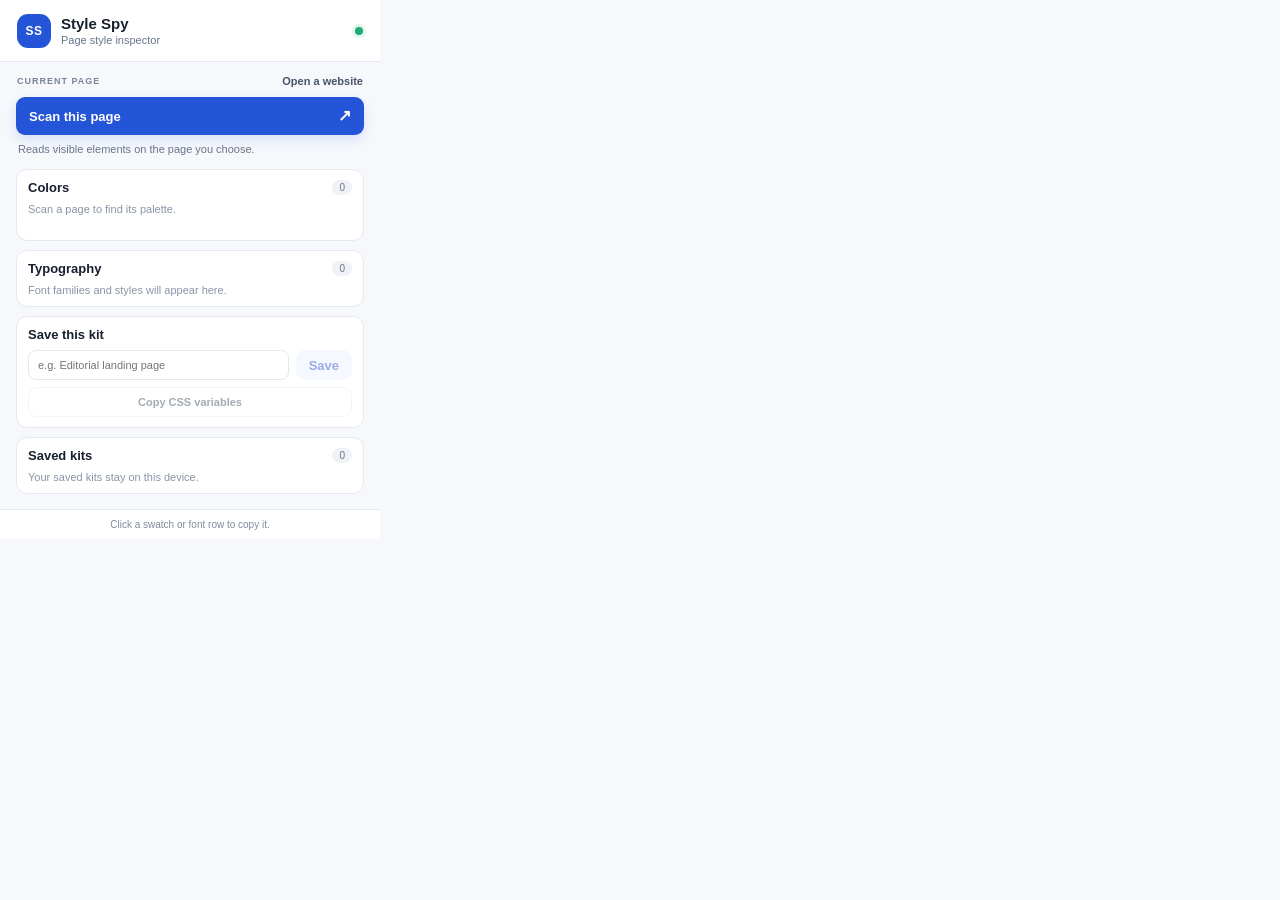
<file: Project_13/style-spy/popup.html>
<!doctype html>
<html lang="en">
<head>
  <meta charset="utf-8">
  <meta name="viewport" content="width=device-width, initial-scale=1">
  <title>Style Spy</title>
  <link rel="stylesheet" href="popup.css">
</head>
<body>
  <header class="topbar">
    <div class="mark">SS</div>
    <div><strong>Style Spy</strong><small>Page style inspector</small></div>
    <span class="status-dot" title="Ready"></span>
  </header>
  <main>
    <div class="page-row"><span class="eyebrow">CURRENT PAGE</span><span id="pageHost">Open a website</span></div>
    <button id="scanButton" class="primary">Scan this page <span>↗</span></button>
    <p id="message" class="message" aria-live="polite">Reads visible elements on the page you choose.</p>
    <section class="section">
      <div class="section-head"><h2>Colors</h2><span id="colorCount" class="count">0</span></div>
      <div id="colors" class="swatches empty">Scan a page to find its palette.</div>
    </section>
    <section class="section">
      <div class="section-head"><h2>Typography</h2><span id="fontCount" class="count">0</span></div>
      <div id="fonts" class="font-list empty">Font families and styles will appear here.</div>
    </section>
    <section class="section save-section">
      <h2>Save this kit</h2>
      <div class="save-row"><input id="kitName" maxlength="48" placeholder="e.g. Editorial landing page" aria-label="Kit name"><button id="saveButton" class="secondary" disabled>Save</button></div>
      <button id="exportButton" class="outline" disabled>Copy CSS variables</button>
    </section>
    <section class="section saved-section">
      <div class="section-head"><h2>Saved kits</h2><span id="savedCount" class="count">0</span></div>
      <div id="savedKits" class="saved-list empty">Your saved kits stay on this device.</div>
    </section>
  </main>
  <footer>Click a swatch or font row to copy it.</footer>
  <script src="popup.js"></script>
</body>
</html>
</file>
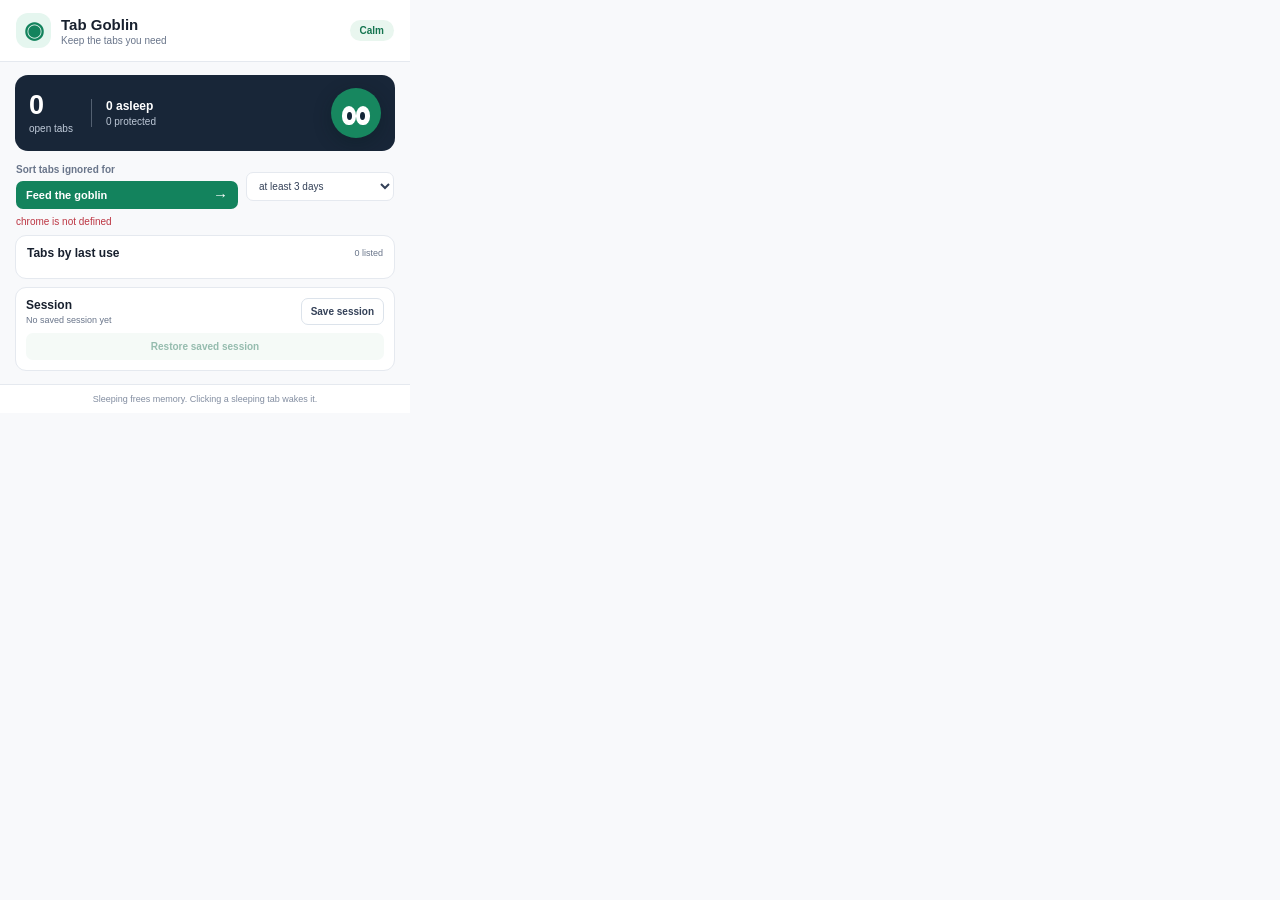
<file: Project_14/tab-goblin/popup.html>
<!doctype html>
<html lang="en">
<head>
  <meta charset="utf-8">
  <meta name="viewport" content="width=device-width, initial-scale=1">
  <title>Tab Goblin</title>
  <link rel="stylesheet" href="popup.css">
</head>
<body>
  <header class="header">
    <div class="brand-icon" aria-hidden="true">◉</div>
    <div class="brand"><strong>Tab Goblin</strong><small>Keep the tabs you need</small></div>
    <div id="mood" class="mood">Calm</div>
  </header>
  <main>
    <section class="summary">
      <div><span id="totalCount" class="big">0</span><span class="label">open tabs</span></div>
      <div class="sleep-info"><strong><span id="sleepCount">0</span> asleep</strong><small id="keepCount">0 protected</small></div>
      <div class="goblin" aria-hidden="true"><span class="eye eye-left"></span><span class="eye eye-right"></span></div>
    </section>
    <section class="controls">
      <label for="ageFilter">Sort tabs ignored for</label>
      <select id="ageFilter"><option value="1">at least 1 day</option><option value="3" selected>at least 3 days</option><option value="7">at least 7 days</option><option value="30">at least 30 days</option></select>
      <button id="sleepAll" class="feed">Feed the goblin <span>→</span></button>
    </section>
    <div id="notice" class="notice" aria-live="polite"></div>
    <section class="tab-section">
      <div class="list-heading"><h2>Tabs by last use</h2><span id="visibleCount">0 listed</span></div>
      <div id="tabs" class="tabs-list"></div>
      <div id="empty" class="empty" hidden>No open tabs in this window.</div>
    </section>
    <section class="session-section">
      <div class="session-head"><div><h2>Session</h2><p id="sessionLabel">No saved session yet</p></div><button id="saveSession" class="save">Save session</button></div>
      <button id="restoreSession" class="restore" disabled>Restore saved session</button>
    </section>
  </main>
  <footer>Sleeping frees memory. Clicking a sleeping tab wakes it.</footer>
  <script src="popup.js"></script>
</body>
</html>
</file>
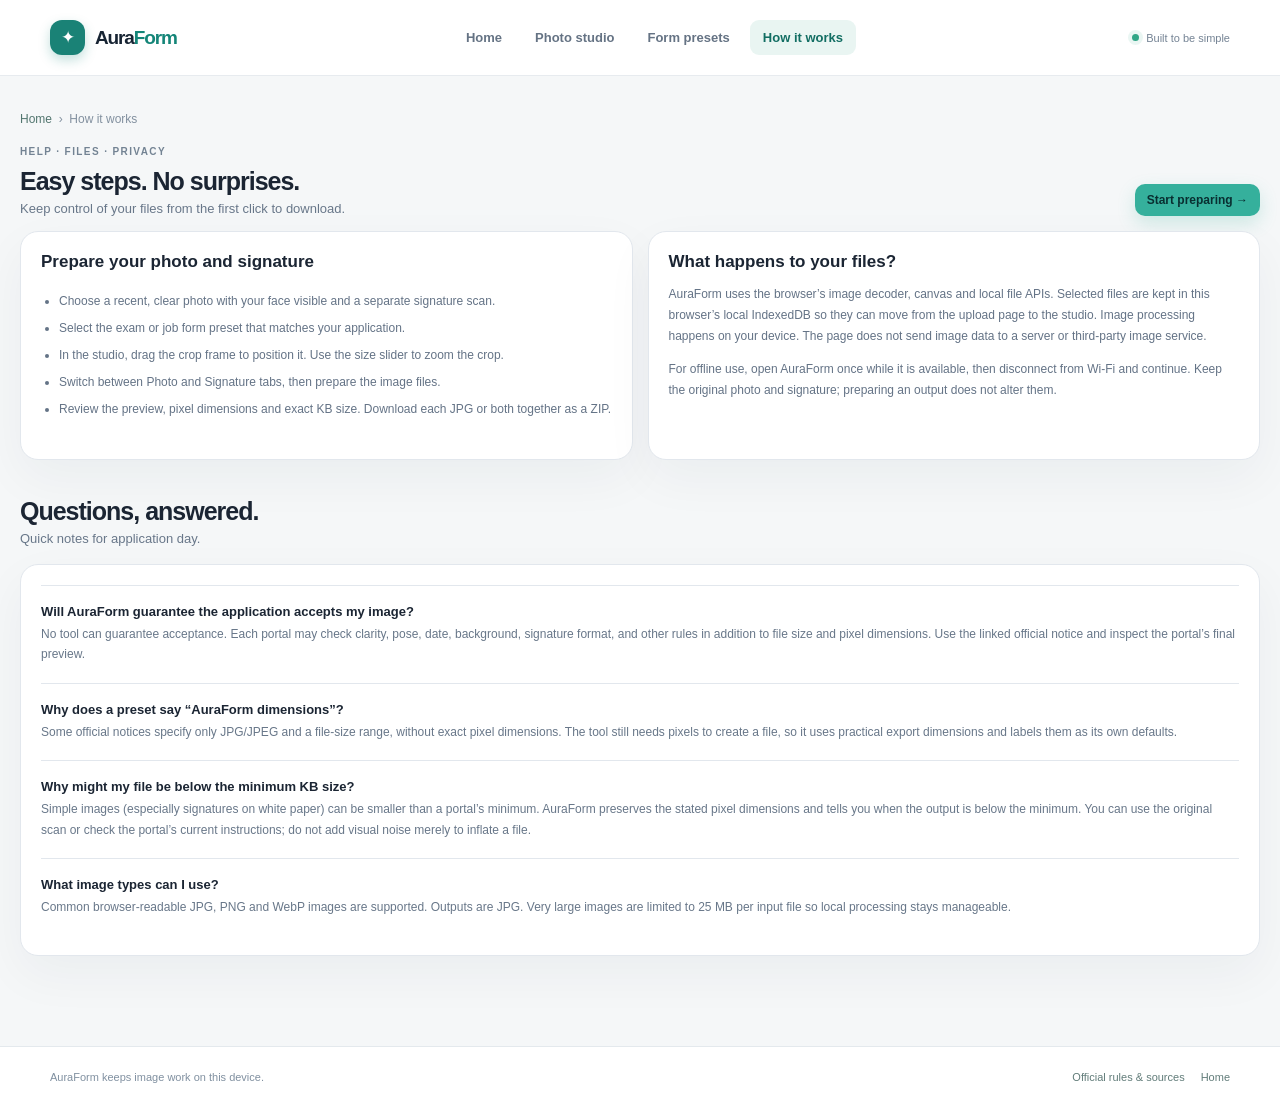
<file: Project_2/auraform/guide.html>
<!doctype html>
<html lang="en"><head><meta charset="utf-8"><meta name="viewport" content="width=device-width,initial-scale=1"><meta name="theme-color" content="#173d45"><title>Help & Privacy — AuraForm</title><link rel="stylesheet" href="assets/style.css"></head>
<body data-page="guide">
  <header class="site-header"><div class="container header-inner"><a class="brand" href="index.html"><span class="brand-mark"></span><span>Aura<i>Form</i></span></a><nav class="main-nav" aria-label="Main navigation"><a href="index.html">Home</a><a href="studio.html">Photo studio</a><a href="presets.html">Form presets</a><a class="active" href="guide.html">How it works</a></nav><div class="header-note"><i class="status-dot"></i>Built to be simple</div></div></header>
  <main class="container page"><div class="crumb"><a href="index.html">Home</a> &nbsp;›&nbsp; How it works</div><div class="section-heading" style="margin-top:0"><div><div class="section-label">HELP · FILES · PRIVACY</div><h2>Easy steps. No surprises.</h2><p>Keep control of your files from the first click to download.</p></div><a class="btn btn-primary btn-small" href="index.html#prepare">Start preparing →</a></div>
    <div class="guide-grid"><section class="panel guide-card"><h2>Prepare your photo and signature</h2><ul><li>Choose a recent, clear photo with your face visible and a separate signature scan.</li><li>Select the exam or job form preset that matches your application.</li><li>In the studio, drag the crop frame to position it. Use the size slider to zoom the crop.</li><li>Switch between Photo and Signature tabs, then prepare the image files.</li><li>Review the preview, pixel dimensions and exact KB size. Download each JPG or both together as a ZIP.</li></ul></section><section class="panel guide-card"><h2>What happens to your files?</h2><p>AuraForm uses the browser’s image decoder, canvas and local file APIs. Selected files are kept in this browser’s local IndexedDB so they can move from the upload page to the studio. Image processing happens on your device. The page does not send image data to a server or third-party image service.</p><p>For offline use, open AuraForm once while it is available, then disconnect from Wi-Fi and continue. Keep the original photo and signature; preparing an output does not alter them.</p></section></div>
    <div class="section-heading"><div><h2>Questions, answered.</h2><p>Quick notes for application day.</p></div></div><section class="panel custom-panel"><div class="faq"><h3>Will AuraForm guarantee the application accepts my image?</h3><p>No tool can guarantee acceptance. Each portal may check clarity, pose, date, background, signature format, and other rules in addition to file size and pixel dimensions. Use the linked official notice and inspect the portal’s final preview.</p></div><div class="faq"><h3>Why does a preset say “AuraForm dimensions”?</h3><p>Some official notices specify only JPG/JPEG and a file-size range, without exact pixel dimensions. The tool still needs pixels to create a file, so it uses practical export dimensions and labels them as its own defaults.</p></div><div class="faq"><h3>Why might my file be below the minimum KB size?</h3><p>Simple images (especially signatures on white paper) can be smaller than a portal’s minimum. AuraForm preserves the stated pixel dimensions and tells you when the output is below the minimum. You can use the original scan or check the portal’s current instructions; do not add visual noise merely to inflate a file.</p></div><div class="faq"><h3>What image types can I use?</h3><p>Common browser-readable JPG, PNG and WebP images are supported. Outputs are JPG. Very large images are limited to 25 MB per input file so local processing stays manageable.</p></div></section>
  </main><footer class="footer"><div class="container footer-inner"><span>AuraForm keeps image work on this device.</span><div class="footer-links"><a href="presets.html">Official rules &amp; sources</a><a href="index.html">Home</a></div></div></footer><script src="presets.js"></script><script src="assets/app.js"></script>
</body></html>
</file>
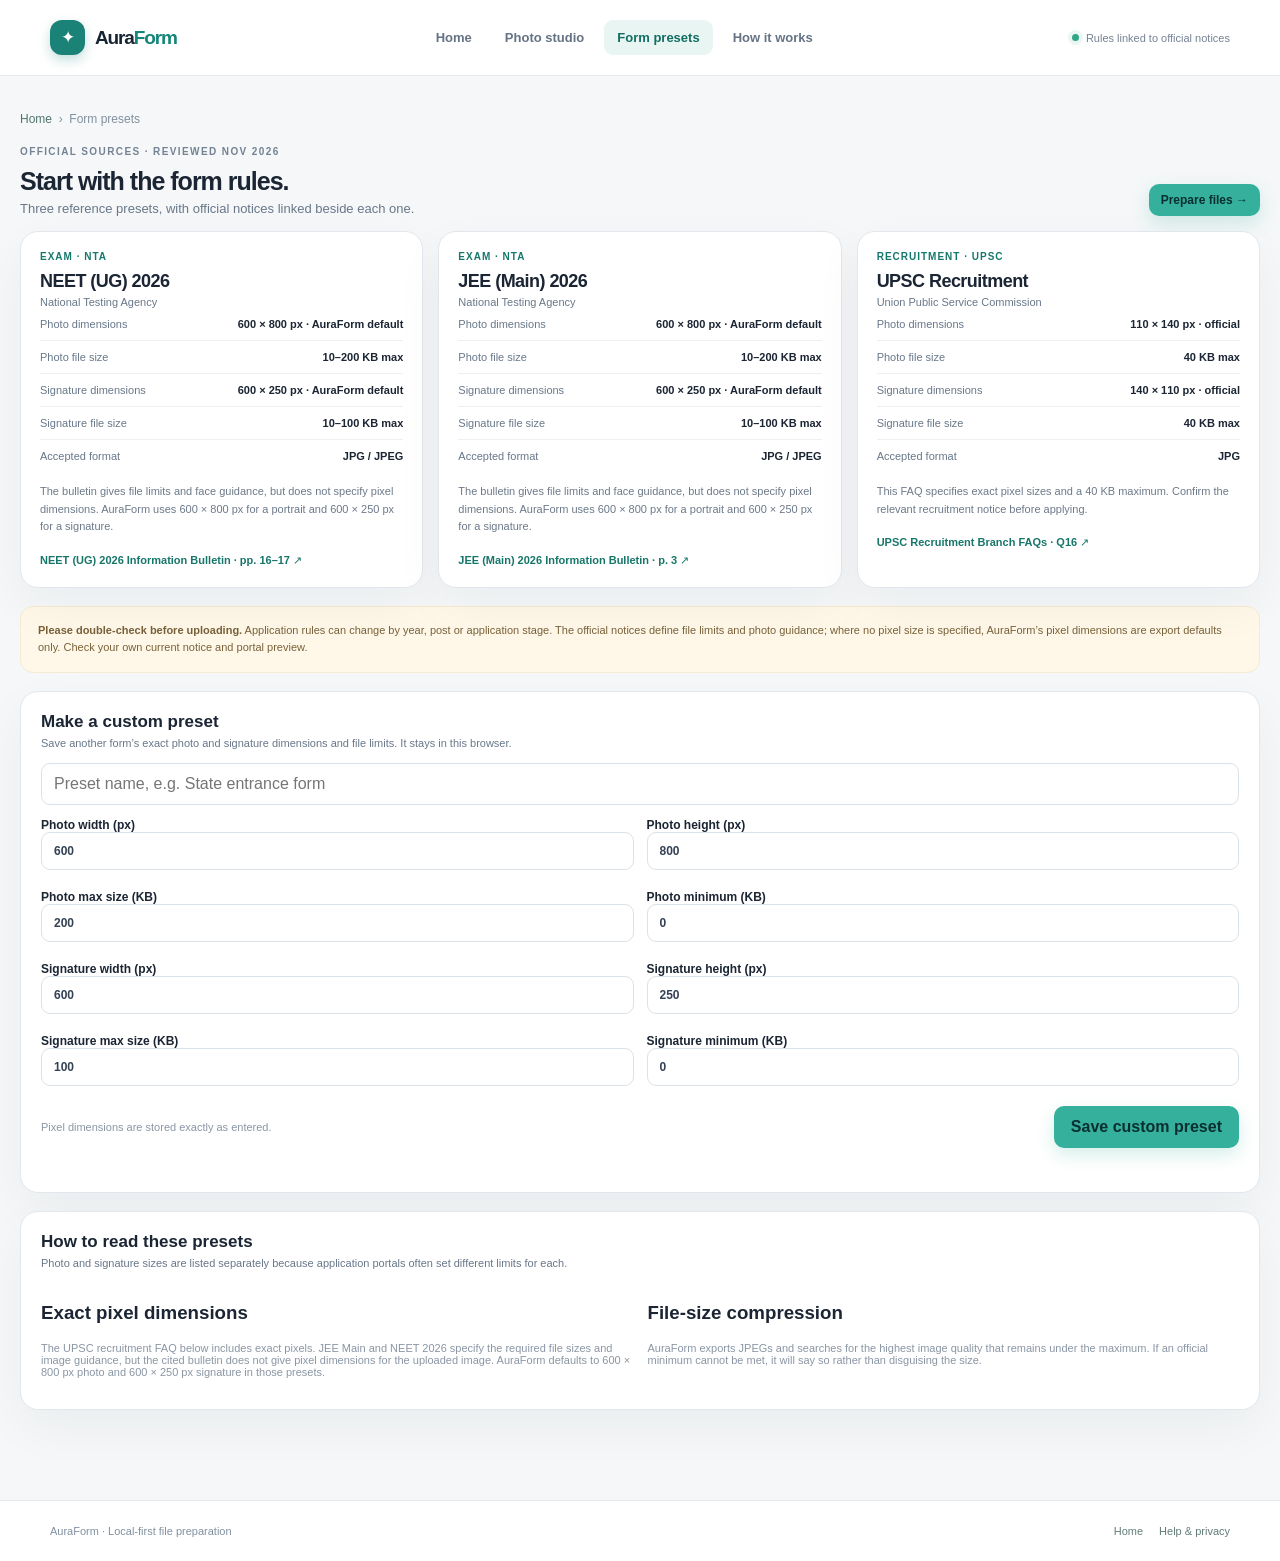
<file: Project_2/auraform/presets.html>
<!doctype html>
<html lang="en"><head><meta charset="utf-8"><meta name="viewport" content="width=device-width,initial-scale=1"><meta name="theme-color" content="#173d45"><title>Form Presets — AuraForm</title><link rel="stylesheet" href="assets/style.css"></head>
<body data-page="presets">
  <header class="site-header"><div class="container header-inner"><a class="brand" href="index.html"><span class="brand-mark"></span><span>Aura<i>Form</i></span></a><nav class="main-nav" aria-label="Main navigation"><a href="index.html">Home</a><a href="studio.html">Photo studio</a><a class="active" href="presets.html">Form presets</a><a href="guide.html">How it works</a></nav><div class="header-note"><i class="status-dot"></i>Rules linked to official notices</div></div></header>
  <main class="container page"><div class="crumb"><a href="index.html">Home</a> &nbsp;›&nbsp; Form presets</div><div class="section-heading" style="margin-top:0"><div><div class="section-label">OFFICIAL SOURCES · REVIEWED NOV 2026</div><h2>Start with the form rules.</h2><p>Three reference presets, with official notices linked beside each one.</p></div><a class="btn btn-primary btn-small" href="index.html#prepare">Prepare files →</a></div>
    <div class="preset-grid" id="presetGrid"></div>
    <div class="disclaimer"><b>Please double-check before uploading.</b> Application rules can change by year, post or application stage. The official notices define file limits and photo guidance; where no pixel size is specified, AuraForm’s pixel dimensions are export defaults only. Check your own current notice and portal preview.</div>
    <section class="panel custom-panel"><h2>Make a custom preset</h2><p>Save another form’s exact photo and signature dimensions and file limits. It stays in this browser.</p><form id="customForm" class="custom-grid"><label class="custom-field" style="grid-template-columns:1fr"><span class="hidden">Preset name</span><input class="text-input" name="name" placeholder="Preset name, e.g. State entrance form" required maxlength="55"></label><label class="field-label">Photo width (px)<input class="text-input" name="photoW" type="number" min="1" max="6000" value="600" required></label><label class="field-label">Photo height (px)<input class="text-input" name="photoH" type="number" min="1" max="6000" value="800" required></label><label class="field-label">Photo max size (KB)<input class="text-input" name="photoMax" type="number" min="1" max="50000" value="200" required></label><label class="field-label">Photo minimum (KB)<input class="text-input" name="photoMin" type="number" min="0" max="50000" value="0"></label><label class="field-label">Signature width (px)<input class="text-input" name="signW" type="number" min="1" max="6000" value="600" required></label><label class="field-label">Signature height (px)<input class="text-input" name="signH" type="number" min="1" max="6000" value="250" required></label><label class="field-label">Signature max size (KB)<input class="text-input" name="signMax" type="number" min="1" max="50000" value="100" required></label><label class="field-label">Signature minimum (KB)<input class="text-input" name="signMin" type="number" min="0" max="50000" value="0"></label><div style="grid-column:1/-1;display:flex;justify-content:space-between;align-items:center;gap:12px;flex-wrap:wrap"><span class="hint">Pixel dimensions are stored exactly as entered.</span><button class="btn btn-primary" type="submit">Save custom preset</button></div></form><div class="field-error" id="customError" role="alert"></div><div class="custom-list" id="customList"></div></section>
    <section class="panel custom-panel"><h2>How to read these presets</h2><p>Photo and signature sizes are listed separately because application portals often set different limits for each.</p><div class="guide-grid"><div><h3>Exact pixel dimensions</h3><p class="hint">The UPSC recruitment FAQ below includes exact pixels. JEE Main and NEET 2026 specify the required file sizes and image guidance, but the cited bulletin does not give pixel dimensions for the uploaded image. AuraForm defaults to 600 × 800 px photo and 600 × 250 px signature in those presets.</p></div><div><h3>File-size compression</h3><p class="hint">AuraForm exports JPEGs and searches for the highest image quality that remains under the maximum. If an official minimum cannot be met, it will say so rather than disguising the size.</p></div></div></section>
  </main><footer class="footer"><div class="container footer-inner"><span>AuraForm · Local-first file preparation</span><div class="footer-links"><a href="index.html">Home</a><a href="guide.html">Help &amp; privacy</a></div></div></footer><script src="presets.js"></script><script src="assets/app.js"></script>
</body></html>
</file>
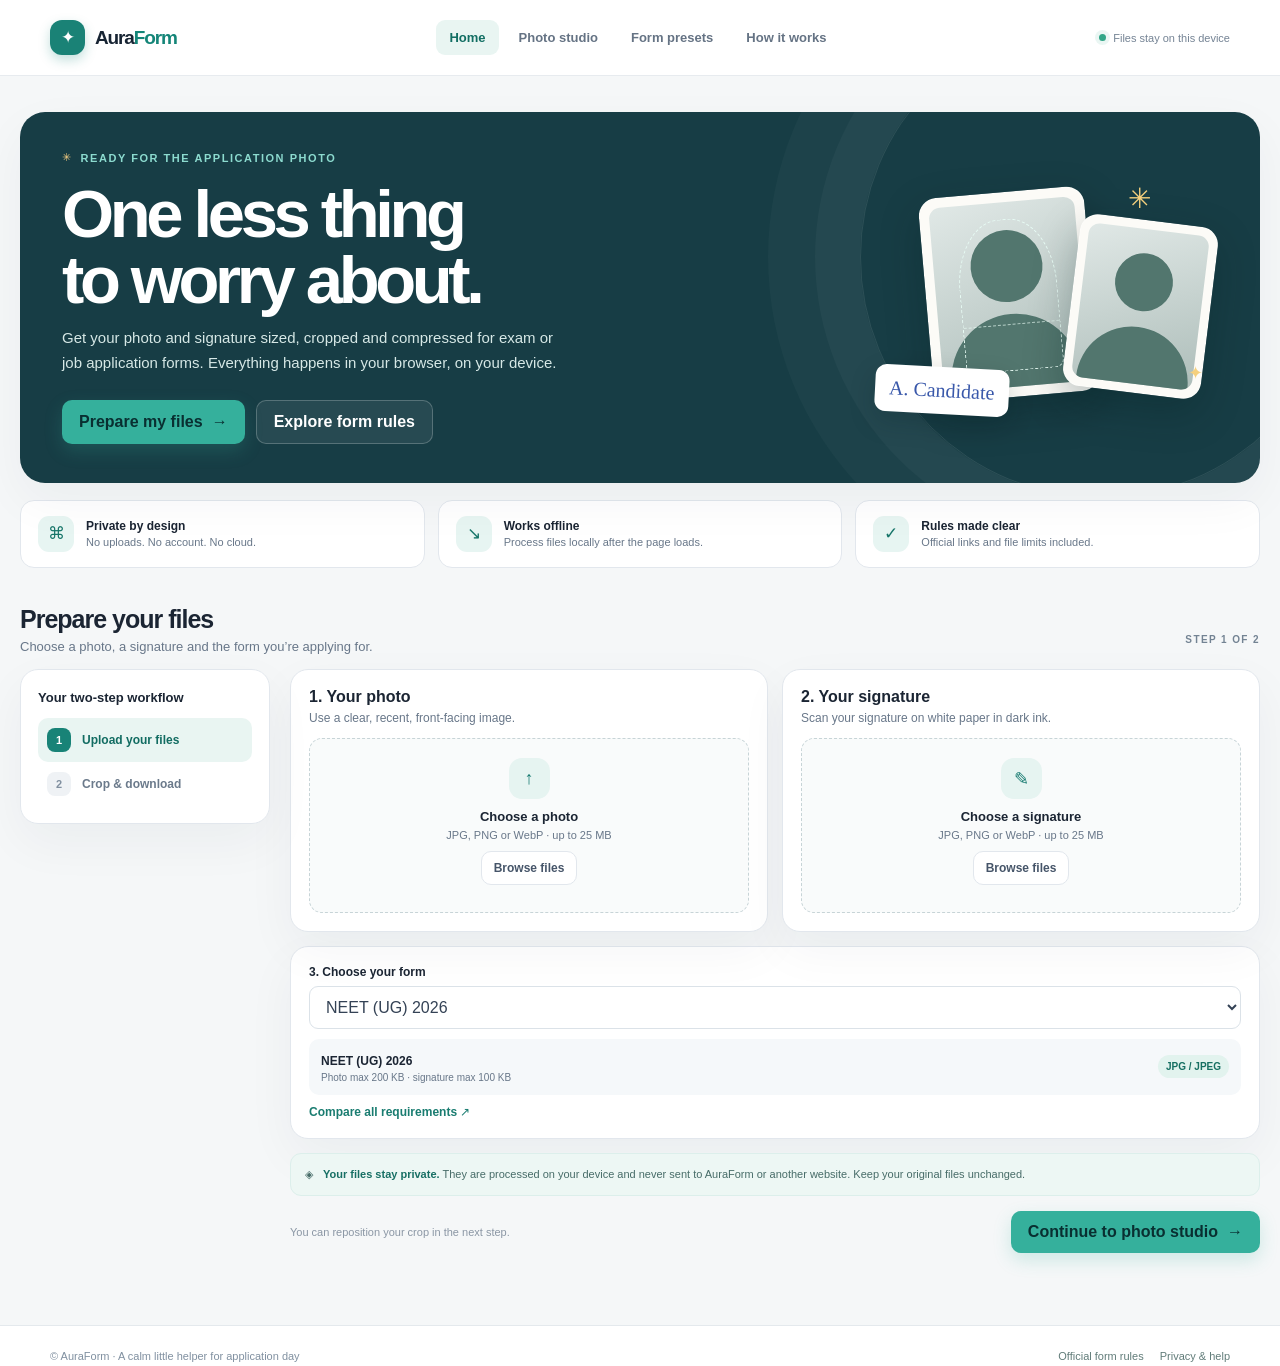
<file: Project_2/auraform/studio.html>
<!doctype html>
<html lang="en"><head><meta charset="utf-8"><meta name="viewport" content="width=device-width,initial-scale=1"><meta name="theme-color" content="#173d45"><title>Photo Studio — AuraForm</title><link rel="stylesheet" href="assets/style.css"></head>
<body data-page="studio">
  <header class="site-header"><div class="container header-inner"><a class="brand" href="index.html"><span class="brand-mark"></span><span>Aura<i>Form</i></span></a><nav class="main-nav" aria-label="Main navigation"><a href="index.html">Home</a><a class="active" href="studio.html">Photo studio</a><a href="presets.html">Form presets</a><a href="guide.html">How it works</a></nav><div class="header-note"><i class="status-dot"></i>Offline processing</div></div></header>
  <main class="container page"><div class="crumb"><a href="index.html">Home</a> &nbsp;›&nbsp; Photo studio</div><div class="section-heading" style="margin-top:0"><div><div class="section-label">STEP 2 OF 2 · <span id="studioPresetLabel">FORM PRESET</span></div><h2>Find the right frame.</h2><p>Drag the crop to position it. Use the zoom slider to adjust the frame.</p></div><a class="btn btn-outline btn-small" href="index.html">← Change files</a></div>
    <div class="flow-layout"><aside class="panel steps-side"><h3>Your two-step workflow</h3><div class="flow-step"><span class="step-bullet">✓</span>Upload your files</div><div class="flow-step active"><span class="step-bullet">2</span>Crop &amp; download</div><div class="privacy-callout" style="margin-top:12px"><span>◈</span><span>Crop guide is a visual aid. Always check the current official notice for your form.</span></div></aside>
      <div class="flow-content studio-grid"><section class="panel editor-panel"><div class="editor-top"><div><h2>Position your image</h2><div class="hint" id="imageDimensions">Choose the photo or signature to edit</div></div><div class="switch-tabs" role="tablist"><button class="active" id="photoTab" role="tab" aria-selected="true">Photo</button><button id="signatureTab" role="tab" aria-selected="false">Signature</button></div></div><div class="crop-wrap"><canvas class="crop-canvas" id="cropCanvas" width="900" height="570" aria-label="Drag to position your crop area"></canvas><div class="canvas-empty" id="emptyCanvas"><b>▧</b>Go back and choose a photo and signature.</div></div><p class="canvas-hint" id="cropHint">Drag the frame to reposition. The dashed oval helps you align your face.</p><div class="crop-controls"><label for="zoomRange">Crop size</label><input id="zoomRange" type="range" min="100" max="240" value="100" aria-label="Crop zoom"><button class="btn btn-outline btn-small" id="centerCrop">Center crop</button></div><div class="disclaimer" id="dimensionsNote" style="margin-bottom:0"></div></section>
      <aside class="panel output-panel"><h2>Your finished photo</h2><p id="outputIntro">JPG · Compressed to fit the selected form’s file limit.</p><img id="outputPreview" class="output-preview" alt="Processed file preview"><div class="output-box"><div class="output-row"><strong id="outputName">photo.jpg</strong><span id="outputDimensions">Not processed yet</span></div><div class="size-meter"><i id="sizeBar"></i></div><div class="output-row"><span id="outputSize">— KB</span><span id="outputLimit">Max — KB</span></div><div class="size-message" id="sizeMessage">Click “Prepare both files” to crop and compress.</div></div><div class="download-actions"><button class="btn btn-primary" id="prepareBtn">Prepare both files</button><button class="btn btn-outline" id="downloadOne" disabled>Download photo</button></div><div class="result-state" id="studioStatus" aria-live="polite"></div></aside>
      <section class="panel output-panel signature-output"><h2>And your signature</h2><p>We’ll prepare this to the same form’s signature settings.</p><img id="signaturePreview" class="output-preview signature" alt="Processed signature preview"><div class="output-box"><div class="output-row"><strong>signature.jpg</strong><span id="signDimensions">Not processed yet</span></div><div class="size-meter"><i id="signSizeBar"></i></div><div class="output-row"><span id="signSize">— KB</span><span id="signLimit">Max — KB</span></div><div class="size-message" id="signMessage">Click “Prepare both files” to crop and compress.</div></div><div class="download-actions"><button class="btn btn-outline" id="downloadSignature" disabled>Download signature</button><button class="btn btn-primary download-both" id="downloadBoth" disabled>Download both files (.zip) ↓</button></div></section>
      <div class="privacy-callout studio-note"><span>✓</span><span>Check both previews and the exact file size before downloading. Some forms also require photo dates, labels or other supporting files.</span></div>
    </div></div>
  </main><footer class="footer"><div class="container footer-inner"><span>AuraForm processes your image in this browser.</span><div class="footer-links"><a href="presets.html">Form rules</a><a href="guide.html">Help</a></div></div></footer><script src="presets.js"></script><script src="assets/app.js"></script>
</body></html>
</file>
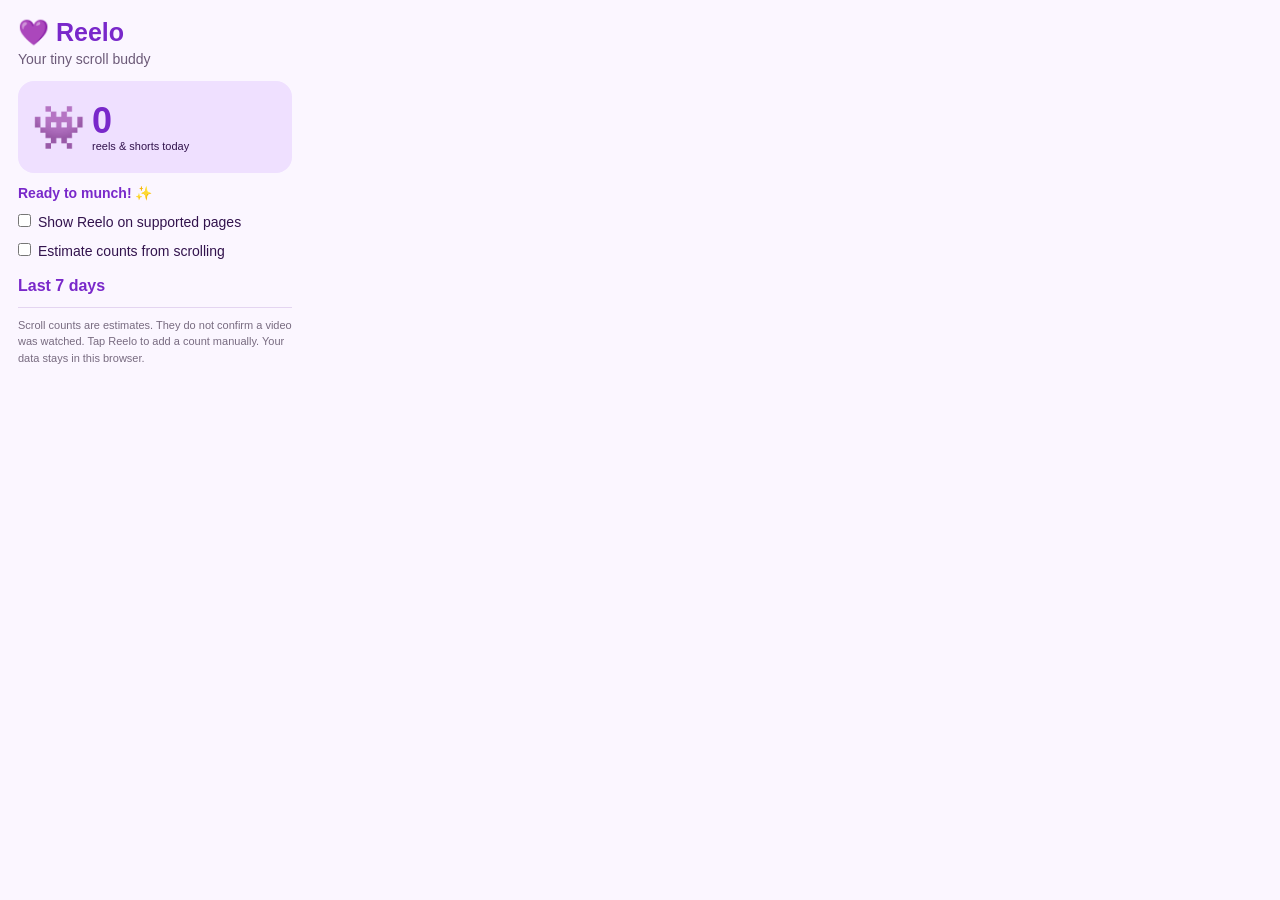
<file: Reelo-Complete-Project6/chrome-extension/popup.html>
<!doctype html>
<html lang="en">
<head>
  <meta charset="utf-8">
  <meta name="viewport" content="width=device-width, initial-scale=1">
  <link rel="stylesheet" href="popup.css">
  <title>Reelo</title>
</head>
<body>
  <h1>💜 Reelo</h1>
  <p class="subtitle">Your tiny scroll buddy</p>
  <section aria-label="Today's count">
    <span aria-hidden="true">👾</span>
    <strong id="count">0</strong>
    <small>reels &amp; shorts today</small>
  </section>
  <p id="mood">Ready to munch! ✨</p>
  <label><input id="enabled" type="checkbox"> Show Reelo on supported pages</label>
  <label><input id="automatic" type="checkbox"> Estimate counts from scrolling</label>
  <h2>Last 7 days</h2>
  <div id="history" aria-live="polite"></div>
  <p class="note">Scroll counts are estimates. They do not confirm a video was watched. Tap Reelo to add a count manually. Your data stays in this browser.</p>
  <script src="popup.js"></script>
</body>
</html>
</file>
<file: Project_2/auraform/assets/style.css>
:root{--ink:#1b2533;--muted:#687789;--line:#e2e7ed;--paper:#fff;--wash:#f5f7f8;--teal:#148578;--teal-dark:#0f695f;--mint:#dff3ef;--purple:#8269da;--peach:#fbefe4;--gold:#f3c66f;--shadow:0 18px 50px #1c2d3d0c;--radius:18px;font-family:"DM Sans",Arial,sans-serif;color:var(--ink);background:var(--wash);font-synthesis:none}
*{box-sizing:border-box}body{margin:0;min-height:100vh}button,input,select{font:inherit}button,a{touch-action:manipulation}button{cursor:pointer}a{color:inherit}.container{max-width:1240px;margin:auto;padding:0 30px}.site-header{height:76px;border-bottom:1px solid #e7ebef;background:#ffffffed;position:sticky;top:0;z-index:8;backdrop-filter:blur(14px)}.header-inner{height:100%;display:flex;align-items:center;justify-content:space-between;gap:24px}.brand{display:flex;align-items:center;gap:10px;text-decoration:none;font-family:Manrope,sans-serif;font-weight:800;font-size:19px;letter-spacing:-.06em}.brand-mark{height:35px;width:35px;background:#1a8276;color:#fff;border-radius:12px;display:grid;place-items:center;font-size:17px;box-shadow:0 5px 12px #14857840}.brand-mark::after{content:"✦"}.brand span:last-child{color:#172433}.brand i{font-style:normal;color:var(--teal)}.main-nav{display:flex;align-items:center;gap:7px}.main-nav a{font-size:13px;font-weight:650;text-decoration:none;color:#657384;padding:10px 13px;border-radius:9px}.main-nav a:hover,.main-nav a.active{color:#126e63;background:#e9f5f2}.header-note{font-size:11px;color:#748394;display:flex;align-items:center;gap:7px}.status-dot{height:7px;width:7px;border-radius:50%;background:#31a687;box-shadow:0 0 0 4px #31a68719}.page{padding:36px 0 72px}.crumb{font-size:12px;color:#82909f;margin-bottom:20px}.crumb a{color:#52766f;text-decoration:none}.hero{background:#173d45;color:white;border-radius:25px;overflow:hidden;position:relative;padding:39px 42px;display:grid;grid-template-columns:1.05fr .95fr;gap:20px;align-items:center;min-height:304px;box-shadow:var(--shadow)}.hero:after{content:"";position:absolute;width:480px;height:480px;border:1px solid #ffffff18;border-radius:50%;right:-82px;top:-96px;box-shadow:0 0 0 45px #ffffff08,0 0 0 92px #ffffff07;pointer-events:none}.eyebrow{display:flex;align-items:center;gap:8px;font-size:11px;letter-spacing:.14em;text-transform:uppercase;font-weight:800;color:#8cdbcf}.eyebrow b{color:#f6cf83}.hero h1{font-family:Manrope,sans-serif;font-size:clamp(40px,6vw,67px);letter-spacing:-.065em;line-height:.98;margin:17px 0 14px;max-width:590px}.hero p{max-width:500px;color:#d6e8e6;line-height:1.65;margin:0;font-size:15px}.hero-actions{display:flex;gap:11px;margin-top:24px;flex-wrap:wrap}.btn{border:0;border-radius:10px;padding:12px 17px;font-weight:750;text-decoration:none;display:inline-flex;align-items:center;justify-content:center;gap:9px;transition:transform .15s,background .15s,box-shadow .15s}.btn:hover{transform:translateY(-1px)}.btn-primary{background:#35b09c;color:#092f31;box-shadow:0 7px 18px #35b09c35}.btn-primary:hover{background:#54c7b2}.btn-light{background:#fff;color:#243747}.btn-ghost{background:#ffffff12;border:1px solid #ffffff38;color:white}.btn-outline{background:#fff;border:1px solid var(--line);color:#465569}.btn-small{font-size:12px;padding:9px 12px}.hero-art{position:relative;z-index:1;justify-self:end;width:min(100%,430px);height:235px}.photo-card{position:absolute;background:#fcfbf7;border:1px solid #ffffff55;box-shadow:0 15px 40px #001c1f45;border-radius:18px;overflow:hidden}.photo-card.big{width:166px;height:205px;right:126px;top:12px;transform:rotate(-5deg);padding:9px}.photo-card.small{width:139px;height:173px;right:8px;top:40px;transform:rotate(7deg);padding:8px}.photo-image{width:100%;height:100%;border-radius:11px;background:linear-gradient(160deg,#e0e8e6,#adbdb9);position:relative;overflow:hidden}.photo-image::before{content:"";position:absolute;width:72px;height:72px;border-radius:50%;background:#52766e;left:50%;top:28px;transform:translateX(-50%)}.photo-image::after{content:"";position:absolute;width:130px;height:88px;border-radius:65px 65px 8px 8px;background:#52766e;left:50%;bottom:-15px;transform:translateX(-50%)}.photo-card.small .photo-image::before{width:58px;height:58px;top:24px}.photo-card.small .photo-image::after{width:112px;height:72px}.crop-guide{position:absolute;z-index:2;left:24px;right:24px;top:17px;bottom:16px;border:1px dashed #e7fbf4;border-radius:45% 45% 8px 8px}.crop-guide::after{content:"";position:absolute;top:69%;left:0;right:0;border-top:1px dashed #e7fbf4aa}.signature-slip{position:absolute;z-index:3;right:209px;bottom:1px;background:white;padding:12px 14px;border-radius:11px;box-shadow:0 10px 26px #001c1f30;transform:rotate(3deg);color:#3958aa;font-family:cursive;font-size:20px}.spark{position:absolute;z-index:4;color:#f5d07d;font-size:28px}.spark.one{top:2px;right:67px}.spark.two{bottom:31px;right:15px;font-size:18px}.trust-row{display:grid;grid-template-columns:repeat(3,1fr);gap:13px;margin:17px 0 31px}.trust-card{display:flex;align-items:center;gap:12px;padding:15px 17px;border:1px solid var(--line);background:#fff;border-radius:14px}.trust-icon{width:36px;height:36px;border-radius:11px;background:#e7f5f2;color:#167569;display:grid;place-items:center;font-weight:900;font-size:17px;flex:none}.trust-card strong{font-size:12px;display:block}.trust-card small{display:block;color:var(--muted);font-size:11px;margin-top:3px}.section-heading{display:flex;align-items:end;justify-content:space-between;gap:20px;margin:36px 0 15px}.section-heading h2{font:800 25px/1.2 Manrope,sans-serif;letter-spacing:-.04em;margin:0}.section-heading p{margin:5px 0 0;color:var(--muted);font-size:13px}.text-link{color:#197c70;text-decoration:none;font-size:12px;font-weight:750}.steps-grid{display:grid;grid-template-columns:repeat(3,1fr);gap:14px}.step-card{padding:20px;background:#fff;border:1px solid var(--line);border-radius:15px;min-height:145px}.step-number{height:28px;width:28px;display:grid;place-items:center;border-radius:9px;background:#e7f5f2;color:#13786c;font-size:12px;font-weight:800}.step-card h3{font:750 15px Manrope,sans-serif;margin:15px 0 6px}.step-card p{font-size:12px;color:var(--muted);line-height:1.6;margin:0}.section-label{font-size:10px;letter-spacing:.14em;text-transform:uppercase;color:#738393;font-weight:800;margin:0 0 9px}.panel{background:#fff;border:1px solid var(--line);border-radius:var(--radius);box-shadow:var(--shadow)}.flow-layout{display:grid;grid-template-columns:250px minmax(0,1fr);gap:20px}.steps-side{padding:17px;height:max-content;position:sticky;top:95px}.steps-side h3{font:750 13px Manrope,sans-serif;margin:3px 0 13px}.flow-step{display:flex;align-items:center;gap:11px;padding:10px 9px;border-radius:10px;color:#6b7a8b;font-size:12px;font-weight:650}.flow-step.active{background:#e9f5f2;color:#126c62}.step-bullet{height:24px;width:24px;border-radius:8px;background:#eff2f5;color:#8190a0;display:grid;place-items:center;font-size:11px}.flow-step.active .step-bullet{background:#188377;color:white}.flow-content{min-width:0}.upload-grid{display:grid;grid-template-columns:1fr 1fr;gap:14px}.upload-card{padding:18px}.upload-card h2{font:750 16px Manrope,sans-serif;margin:0 0 5px}.upload-card>p{color:var(--muted);font-size:12px;margin:0 0 13px}.dropzone{min-height:175px;position:relative;border:1.5px dashed #c7d4d7;border-radius:13px;background:#f9fbfb;display:grid;place-items:center;text-align:center;padding:17px;transition:.15s}.dropzone.drag{border-color:var(--teal);background:#edfaf7}.drop-icon{width:41px;height:41px;border-radius:13px;background:#e6f4f1;color:#15796f;display:grid;place-items:center;font-size:18px;font-weight:800;margin:0 auto 8px}.dropzone strong{font-size:13px}.dropzone p{font-size:11px;color:var(--muted);margin:4px 0 10px}.dropzone input{position:absolute;inset:0;width:100%;height:100%;opacity:0;cursor:pointer}.file-name{font-size:11px;color:#167569;font-weight:700;margin-top:7px}.upload-preview{width:100%;height:190px;object-fit:contain;background:#f4f6f7;border-radius:10px;display:none;margin-top:12px}.preset-pick{padding:18px;margin-top:14px}.field-label{display:block;font-size:12px;font-weight:750;margin:0 0 7px}.select,.text-input{width:100%;border:1px solid #dbe2e8;border-radius:9px;padding:11px 12px;color:#344255;background:#fff}.select:focus,.text-input:focus{outline:3px solid #c9ebe4;border-color:#58a89d}.preset-summary{margin-top:10px;padding:12px;border-radius:10px;background:#f5f8fa;display:flex;align-items:center;justify-content:space-between;gap:12px}.preset-summary strong{font-size:12px}.preset-summary small{display:block;font-size:10px;color:var(--muted);margin-top:3px}.file-badge{font-size:10px;border-radius:999px;background:#e2f3ee;color:#166f62;padding:6px 8px;font-weight:800;white-space:nowrap}.privacy-callout{margin-top:14px;background:#edf7f4;border:1px solid #dcefeb;padding:12px 14px;border-radius:11px;color:#476c68;font-size:11px;line-height:1.6;display:flex;gap:10px}.privacy-callout b{color:#176f64}.form-footer{display:flex;align-items:center;justify-content:space-between;gap:12px;margin-top:15px}.hint{font-size:11px;color:#8a96a4}.alert{display:none;margin-top:12px;background:#fff0ed;color:#a94632;border-radius:9px;padding:10px 12px;font-size:12px}.studio-grid{display:grid;grid-template-columns:minmax(0,1.5fr) minmax(290px,.7fr);gap:17px}.editor-panel{padding:19px}.editor-top{display:flex;align-items:center;justify-content:space-between;gap:14px;margin-bottom:13px}.editor-top h2{font:750 17px Manrope,sans-serif;margin:0}.switch-tabs{display:flex;padding:4px;background:#f0f3f5;border-radius:10px;gap:3px}.switch-tabs button{border:0;background:transparent;border-radius:7px;padding:7px 11px;font-size:11px;font-weight:700;color:#6b7787}.switch-tabs button.active{background:#fff;color:#177469;box-shadow:0 2px 5px #1b2c3b11}.crop-wrap{background:#212c32;border-radius:13px;overflow:hidden;position:relative;min-height:400px;display:grid;place-items:center}.crop-canvas{display:block;max-width:100%;max-height:520px;touch-action:none;cursor:grab}.crop-canvas:active{cursor:grabbing}.canvas-empty{position:absolute;color:#c3d2d3;text-align:center;font-size:12px;pointer-events:none}.canvas-empty b{display:block;font-size:28px;margin-bottom:6px}.canvas-hint{font-size:10px;color:#85919c;margin:9px 0 0}.crop-controls{display:flex;align-items:center;gap:12px;margin-top:13px}.crop-controls label{font-size:11px;color:#677587;font-weight:700;white-space:nowrap}.crop-controls input{width:100%}.crop-controls button{white-space:nowrap}.output-panel{padding:19px;height:max-content}.output-panel h2{font:750 17px Manrope,sans-serif;margin:0 0 4px}.output-panel>p{font-size:11px;color:var(--muted);line-height:1.5;margin:0 0 13px}.output-preview{aspect-ratio:3/4;width:100%;border-radius:11px;background:#f1f4f5;object-fit:contain;display:block}.output-preview.signature{aspect-ratio:12/5}.output-box{border:1px solid var(--line);border-radius:12px;padding:11px;margin:12px 0}.output-row{display:flex;align-items:center;justify-content:space-between;gap:10px}.output-row strong{font-size:12px}.output-row span{font-size:10px;color:var(--muted)}.size-meter{height:6px;border-radius:99px;background:#edf0f2;margin:8px 0 5px;overflow:hidden}.size-meter i{display:block;height:100%;background:#26a583;border-radius:99px;width:0;transition:width .2s}.size-meter i.over{background:#e36e53}.size-message{font-size:10px;color:#6c7a8a;min-height:14px}.download-actions{display:grid;gap:8px;margin-top:11px}.download-actions .btn{width:100%}.download-both{margin-top:9px}.result-state{font-size:11px;margin-top:9px;color:#14776a;min-height:15px}.signature-output,.studio-note{grid-column:2}.preset-grid{display:grid;grid-template-columns:repeat(3,1fr);gap:15px}.preset-card{padding:19px;position:relative;overflow:hidden}.preset-card .preset-type{font-size:10px;letter-spacing:.1em;text-transform:uppercase;color:#15786c;font-weight:800}.preset-card h3{font:800 18px Manrope,sans-serif;margin:9px 0 4px;letter-spacing:-.03em}.preset-card .issuer{font-size:11px;color:var(--muted)}.spec-row{display:flex;justify-content:space-between;gap:10px;padding:10px 0;border-bottom:1px solid #edf0f2;font-size:11px}.spec-row:last-of-type{border-bottom:0}.spec-row span{color:var(--muted)}.spec-row b{text-align:right}.preset-card .note{font-size:11px;color:#6c7989;line-height:1.6;margin:11px 0 14px}.source-link{font-size:11px;font-weight:750;color:#16766a;text-decoration:none;display:inline-flex;gap:6px}.disclaimer{padding:15px 17px;border-radius:13px;background:#fff8e8;border:1px solid #f5ebd1;color:#78613a;font-size:11px;line-height:1.6;margin:18px 0}.custom-panel{padding:20px;margin:18px 0}.custom-panel h2{font:750 17px Manrope,sans-serif;margin:0 0 5px}.custom-panel>p{font-size:11px;color:var(--muted);margin:0 0 14px}.custom-grid{display:grid;grid-template-columns:1fr 1fr;gap:13px}.custom-field{display:grid;grid-template-columns:repeat(4,minmax(0,1fr));gap:8px;grid-column:1/-1}.custom-field input{min-width:0}.custom-card{background:#f7f8fa}.custom-list{display:flex;gap:8px;flex-wrap:wrap}.custom-chip{border:1px solid #dbe4e8;background:white;border-radius:10px;padding:9px 11px;font-size:11px;display:flex;gap:9px;align-items:center}.custom-chip button{border:0;background:#fff0ee;color:#b34c41;border-radius:6px;font-size:10px;padding:4px 6px}.guide-grid{display:grid;grid-template-columns:1fr 1fr;gap:15px}.guide-card{padding:20px}.guide-card h2{font:750 17px Manrope,sans-serif;margin:0 0 10px}.guide-card p,.guide-card li{font-size:12px;color:#647386;line-height:1.75}.guide-card ul{padding-left:18px}.guide-card li{padding:3px 0}.faq{padding:18px 0;border-top:1px solid var(--line)}.faq h3{font:700 13px Manrope,sans-serif;margin:0 0 5px}.faq p{margin:0;font-size:12px;color:var(--muted);line-height:1.7}.footer{border-top:1px solid #e4e9ed;background:white;padding:24px 0;color:#8090a0;font-size:11px}.footer-inner{display:flex;align-items:center;justify-content:space-between;gap:15px;flex-wrap:wrap}.footer-links{display:flex;gap:16px}.footer a{color:#617c79;text-decoration:none}.modal-backdrop{position:fixed;inset:0;background:#14212dbd;display:none;place-items:center;padding:18px;z-index:20}.modal{width:min(520px,100%);padding:22px;border-radius:17px;background:white;box-shadow:0 25px 90px #09101955}.modal h2{font:800 20px Manrope,sans-serif;margin:0 0 5px}.modal p{font-size:12px;color:var(--muted);margin:0 0 15px}.modal-actions{display:flex;justify-content:flex-end;gap:9px;margin-top:17px}.modal-grid{display:grid;grid-template-columns:1fr 1fr;gap:10px}.field-error{font-size:11px;color:#bc493e;min-height:16px;margin-top:8px}.help-tip{font-size:11px!important;color:#58706d!important;background:#f0f7f5;border-radius:9px;padding:10px!important;margin:12px 0 0!important}.hidden{display:none!important}
@media(max-width:920px){.hero{grid-template-columns:1fr .72fr;padding:33px}.hero-art{transform:scale(.85);transform-origin:right center;width:430px;margin-left:-60px}.studio-grid{grid-template-columns:1fr}.studio-grid>.signature-output,.studio-grid>.studio-note{grid-column:1!important}.output-panel{display:grid;grid-template-columns:140px 1fr;gap:0 15px;align-items:start}.output-panel h2,.output-panel>p{grid-column:1/-1}.output-preview{grid-row:3/6}.output-box{margin:0 0 10px}.download-actions{grid-column:2}.preset-grid{grid-template-columns:1fr 1fr}}
@media(max-width:680px){.container{padding:0 17px}.site-header{height:auto;min-height:67px}.header-inner{flex-wrap:wrap;padding-top:11px;padding-bottom:9px;gap:8px}.header-note{display:none}.main-nav{width:100%;justify-content:space-between;overflow:auto}.main-nav a{padding:7px 9px;font-size:11px;white-space:nowrap}.brand{font-size:17px}.page{padding:23px 0 48px}.hero{display:block;min-height:0;padding:28px 24px}.hero h1{font-size:45px}.hero-art{height:170px;margin:5px auto -13px;transform:scale(.7);transform-origin:center top;width:430px}.trust-row{grid-template-columns:1fr;gap:8px;margin:12px 0 24px}.trust-card{padding:11px 13px}.steps-grid{grid-template-columns:1fr}.step-card{min-height:0}.section-heading h2{font-size:21px}.flow-layout{grid-template-columns:1fr}.steps-side{position:static;display:flex;align-items:center;gap:4px;padding:8px;overflow:auto}.steps-side h3{display:none}.flow-step{white-space:nowrap;font-size:10px;padding:8px}.step-bullet{height:21px;width:21px}.upload-grid{grid-template-columns:1fr}.upload-card{padding:14px}.dropzone{min-height:140px}.preset-pick{padding:15px}.form-footer{align-items:stretch;flex-direction:column-reverse}.form-footer .btn{width:100%}.studio-grid{gap:11px}.editor-panel,.output-panel{padding:14px}.editor-top{align-items:flex-start;flex-direction:column}.crop-wrap{min-height:300px}.crop-canvas{max-height:400px}.output-panel{grid-template-columns:100px 1fr;gap:0 11px}.output-preview{grid-row:3/6}.output-box{padding:8px}.output-row strong{font-size:10px}.preset-grid{grid-template-columns:1fr}.custom-grid{grid-template-columns:1fr}.custom-field{grid-template-columns:repeat(2,1fr)}.guide-grid{grid-template-columns:1fr}.footer-inner{display:block}.footer-links{margin-top:9px}.preset-card{padding:16px}}
</file>
<file: Project_5/koalapad/styles.css>
:root{--ink:#243c4b;--muted:#7e8c8c;--blue:#8cbac7;--blue-dark:#4f8493;--green:#a9c6ae;--green-dark:#638970;--cream:#fbf8ef;--paper:#fffefa;--line:#deebed;--border:#e7ece7;--shadow:0 20px 60px #526d7220;--hand:"Segoe Print","Bradley Hand","Comic Sans MS",cursive}
*{box-sizing:border-box}body{margin:0;background:#f6f8f5;color:var(--ink);font-family:Inter,"Segoe UI",system-ui,sans-serif;font-size:14px}button,input,textarea,select{font:inherit}button{color:inherit;cursor:pointer}a{color:inherit;text-decoration:none}.app-shell{min-height:100vh;display:grid;grid-template-columns:248px minmax(0,1fr)}.sidebar{background:#fbfcfa;border-right:1px solid var(--border);padding:25px 17px 20px;display:flex;flex-direction:column;position:sticky;top:0;height:100vh}.brand{display:flex;align-items:center;gap:11px;padding:0 10px 33px}.brand-mark{height:42px;width:42px;border-radius:15px;background:#dcecef;display:grid;place-items:center}.brand-mark svg{width:30px;fill:none;stroke:#5e8e98;stroke-width:2.5;stroke-linecap:round;stroke-linejoin:round}.brand b{font-size:19px;letter-spacing:-.6px}.brand small,.helper-mini small{display:block;font-size:11px;color:var(--muted);margin-top:3px}.workspace-label{padding:0 12px 10px;color:#9aa5a1;font-size:10px;letter-spacing:1.2px;font-weight:750;display:flex;align-items:center;justify-content:space-between}.tiny-icon{width:27px;height:27px;border:0;border-radius:9px;background:#f0f4ef;color:#5b7a76;font-size:17px}.main-nav{display:grid;gap:5px}.nav-link{height:43px;padding:0 12px;display:flex;align-items:center;gap:12px;color:#788582;border-radius:12px;font-weight:550;transition:.2s}.nav-link>span{font-size:17px;width:18px;text-align:center}.nav-link kbd{margin-left:auto;color:#a0aaa7;font-size:9px;font-family:inherit}.nav-link:hover,.nav-link.active{background:#e8f1ef;color:#3f7170}.nav-link.active{font-weight:700}.sidebar-bottom{margin-top:auto}.helper-mini{background:#f1f4ee;border:1px solid #e9eee6;border-radius:15px;padding:12px 10px;display:flex;align-items:center;gap:9px}.helper-mini b{font-size:12px}.helper-mini .tiny-icon{margin-left:auto;background:#e4ebe4}.koala-avatar{width:35px;height:35px;border-radius:13px;background:#dcebec;display:grid;place-items:center;font-size:19px}.local-note{margin:17px 5px 0;color:#87948d;font-size:11px;display:flex;align-items:center;gap:7px}.status-dot{width:7px;height:7px;background:#7cb58e;border-radius:50%}.main-area{min-width:0}.topbar{height:69px;border-bottom:1px solid var(--border);padding:0 clamp(22px,4vw,58px);display:flex;align-items:center;justify-content:space-between;background:#fbfcfa}.breadcrumbs{display:flex;align-items:center;gap:9px;color:#667773;font-size:12px}.breadcrumbs #crumb{font-weight:700;color:#344d53}.crumb-dot{color:#b9c2bd}.muted{color:#97a29e}.top-actions{display:flex;align-items:center;gap:18px}.save-state{font-size:11px;color:#778781;display:flex;align-items:center;gap:7px}.save-state i{width:7px;height:7px;background:#80b38a;border-radius:100%}.avatar-button{border:0;width:34px;height:34px;border-radius:12px;background:#e6f0ef;font-size:18px}.view-wrap{max-width:1440px;margin:0 auto;padding:30px clamp(22px,4vw,58px) 56px}.hero{position:relative;overflow:hidden;min-height:242px;padding:38px 42px;border-radius:24px;background:linear-gradient(118deg,#e5f0ee 0%,#eff4e7 52%,#f8f0df 100%);display:flex;align-items:center;justify-content:space-between;box-shadow:0 10px 28px #526d7210}.hero:after{content:"";position:absolute;width:285px;height:285px;border-radius:50%;right:20%;top:-190px;background:#ffffff60}.hero-copy{position:relative;z-index:2;max-width:580px}.eyebrow{font-size:10px;letter-spacing:1.7px;font-weight:800;color:#66857f}.hero h1{margin:11px 0 9px;font-family:var(--hand);font-size:clamp(27px,3vw,40px);font-weight:600;letter-spacing:-1.5px;color:#294653}.hero p{font-size:14px;line-height:1.65;color:#668077;margin:0;max-width:455px}.hero-buttons{display:flex;gap:10px;margin-top:23px}.primary-button,.secondary-button,.soft-button{border:0;border-radius:11px;padding:11px 16px;font-size:12px;font-weight:700;transition:transform .2s,box-shadow .2s}.primary-button{background:#548995;color:white;box-shadow:0 6px 14px #54899535}.primary-button:hover,.secondary-button:hover,.soft-button:hover{transform:translateY(-2px);box-shadow:0 8px 20px #4a6e6a20}.secondary-button{background:#ffffffaa;color:#527471;border:1px solid #ffffff}.soft-button{background:#edf3ed;color:#608274}.hero-art{position:relative;width:230px;height:175px;z-index:1}.hero-paper{position:absolute;width:133px;height:156px;right:47px;top:7px;background:#fffef9;border-radius:7px;transform:rotate(7deg);box-shadow:0 12px 32px #6374692c;padding:24px 17px;color:#73998d;font-family:var(--hand);font-size:11px;line-height:2;background-image:repeating-linear-gradient(to bottom,transparent 0 20px,#e6eeee 21px 22px)}.hero-paper:before{content:"✿";position:absolute;right:13px;bottom:10px;color:#dfb27b;font-size:20px}.hero-koala{position:absolute;font-size:80px;right:120px;bottom:4px;filter:drop-shadow(0 9px 8px #5c77783c);animation:float 4s ease-in-out infinite}.sparkle{position:absolute;color:#c79d61;font-size:22px}.sparkle.one{top:5px;right:19px}.sparkle.two{bottom:27px;left:15px;color:#79a99d}@keyframes float{50%{transform:translateY(-8px) rotate(-3deg)}}.section-head{display:flex;justify-content:space-between;align-items:end;margin:30px 2px 14px}.section-head h2{font-size:17px;margin:0;letter-spacing:-.3px}.section-head p{font-size:11px;color:var(--muted);margin:5px 0 0}.text-link{color:#588a8a;font-size:11px;font-weight:700;border:0;background:none}.note-grid{display:grid;grid-template-columns:repeat(3,minmax(0,1fr));gap:15px}.note-card{border:1px solid var(--border);background:#fff;border-radius:17px;padding:13px;text-align:left;transition:transform .22s,box-shadow .22s}.note-card:hover{transform:translateY(-4px);box-shadow:var(--shadow)}.note-thumb{height:140px;border-radius:11px;background:var(--cream);padding:17px 19px;color:#4d6d76;font:13px/1.85 var(--hand);white-space:pre-line;overflow:hidden;background-image:repeating-linear-gradient(to bottom,transparent 0 25px,#dfeaec 26px 27px)}.note-thumb.grid{background-image:linear-gradient(#e5ebeb80 1px,transparent 1px),linear-gradient(90deg,#e5ebeb80 1px,transparent 1px);background-size:15px 15px}.note-thumb.dots{background-image:radial-gradient(#b4c6c280 1px,transparent 1px);background-size:12px 12px}.note-meta{display:flex;justify-content:space-between;align-items:center;margin:12px 3px 1px}.note-meta b{font-size:12px}.note-meta span{font-size:10px;color:#909c97}.create-card{border:1px dashed #cddbd4;border-radius:17px;min-height:205px;background:#fbfcf9;display:grid;place-items:center;text-align:center;color:#77918a}.create-card .plus{font-size:23px;width:43px;height:43px;border-radius:15px;background:#eaf1e9;display:grid;place-items:center;margin:0 auto 9px}.create-card b{font-size:12px}.create-card small{display:block;color:#9aa7a0;margin-top:5px}.gentle-banner{margin-top:22px;background:#f0f4eb;border-radius:14px;padding:12px 16px;color:#70877b;font-size:11px;display:flex;align-items:center;gap:9px}.editor-layout{display:grid;grid-template-columns:minmax(0,1fr) 310px;gap:21px;align-items:start}.editor-heading{display:flex;align-items:center;gap:10px;margin:0 0 16px}.editor-heading input{border:0;background:transparent;color:#304b51;font-size:20px;font-weight:750;outline:none;width:min(400px,60vw)}.editor-heading .tag{background:#edf3ea;border-radius:20px;padding:5px 9px;font-size:10px;color:#728a7d}.editor-workspace{background:#fff;border:1px solid var(--border);border-radius:17px;overflow:hidden;box-shadow:0 8px 30px #57777b08}.toolbar{padding:12px 14px;border-bottom:1px solid #edf0eb;display:flex;align-items:center;gap:6px;flex-wrap:wrap}.tool-button{border:1px solid transparent;background:#f5f7f4;border-radius:9px;padding:7px 9px;color:#678079;font-size:11px}.tool-button.active{background:#e4f0ef;border-color:#cfe0dd;color:#3e7479}.tool-separator{height:22px;width:1px;background:#e9eeea;margin:0 4px}.tool-select{border:1px solid #e8ede8;border-radius:8px;background:#fff;padding:7px 9px;color:#667d78;font-size:11px;max-width:135px}.color-chip{width:21px;height:21px;border-radius:50%;border:2px solid white;box-shadow:0 0 0 1px #d8e0db;margin:0 2px}.color-chip.active{box-shadow:0 0 0 2px #608e88}.editor-split{display:grid;grid-template-columns:minmax(200px,.78fr) minmax(260px,1fr);min-height:630px}.typing-pane{border-right:1px solid #edf0eb;padding:18px 18px 16px;display:flex;flex-direction:column}.pane-label{font-size:10px;letter-spacing:1.3px;color:#9aa6a0;font-weight:800;display:flex;justify-content:space-between}.typing-pane textarea{margin-top:12px;resize:none;min-height:475px;border:0;outline:0;color:#5a716e;background:repeating-linear-gradient(to bottom,transparent 0 28px,#e8efeb 29px 30px);font:14px/30px var(--hand)}.typing-footer{display:flex;justify-content:space-between;color:#9aa7a0;font-size:10px;margin-top:auto;padding-top:10px}.preview-pane{background:#f5f7f4;padding:17px;display:flex;flex-direction:column;align-items:center;overflow:hidden}.preview-top{width:100%;display:flex;justify-content:space-between;align-items:center;margin-bottom:12px;font-size:10px;color:#85948e}.preview-actions{display:flex;gap:6px}.preview-actions button{border:0;background:#fff;border-radius:8px;padding:6px 8px;color:#6f8980;font-size:10px}.pages-stack{display:grid;gap:14px;width:100%;overflow:auto;max-height:590px;padding:3px 3px 12px;justify-items:center}.page-canvas{width:min(100%,350px);height:auto;aspect-ratio:3/4;box-shadow:0 5px 18px #49666320;border-radius:3px;background:#fff;transition:transform .35s;animation:pageIn .4s ease both}.page-canvas:hover{transform:perspective(800px) rotateY(-1deg) rotateX(1deg)}@keyframes pageIn{from{opacity:.45;transform:translateY(8px)}to{opacity:1;transform:translateY(0)}}.editor-controls{background:#fff;border:1px solid var(--border);border-radius:16px;padding:17px;position:sticky;top:88px}.control-title{font-size:12px;margin:0 0 14px;display:flex;align-items:center;justify-content:space-between}.control-title span{font-size:10px;color:#93a09a;font-weight:500}.control-group{border-top:1px solid #edf0eb;padding:13px 0}.control-label{font-size:10px;color:#80918a;font-weight:750;display:block;margin-bottom:9px}.style-options{display:grid;grid-template-columns:repeat(3,1fr);gap:6px}.style-option{border:1px solid #e9ede8;background:#fafbf9;border-radius:10px;padding:9px 3px;text-align:center;color:#638079}.style-option.active{border-color:#9abbb6;background:#eaf2ef}.style-option i{font:14px var(--hand);display:block;margin-bottom:4px}.style-option span{font-size:9px}.paper-options{display:flex;gap:7px}.paper-option{width:42px;height:42px;border:1px solid #e4eae4;border-radius:9px;position:relative}.paper-option.active{outline:2px solid #81aaa2;outline-offset:1px}.paper-option.lined{background:repeating-linear-gradient(to bottom,#fffefb 0 8px,#dcebed 9px 10px)}.paper-option.grid{background:linear-gradient(#dce7e780 1px,transparent 1px),linear-gradient(90deg,#dce7e780 1px,transparent 1px),#fffefb;background-size:8px 8px}.paper-option.dotted{background:radial-gradient(#bacbc580 1px,transparent 1px),#fffefb;background-size:8px 8px}.paper-option.plain{background:#fffefb}.ink-options{display:flex;gap:8px}.ink-option{width:22px;height:22px;border-radius:50%;border:2px solid #fff;box-shadow:0 0 0 1px #dce3dd}.ink-option.active{box-shadow:0 0 0 2px #688c85}.range-row{display:flex;gap:8px;align-items:center;color:#718680;font-size:10px}.range-row input{width:100%;accent-color:#76a59d}.decor-strip{display:flex;gap:7px;flex-wrap:wrap}.sticker{border:1px solid #eef0e8;background:#fbfcf8;border-radius:10px;padding:7px 9px;font-size:17px}.sticker:hover{transform:rotate(-6deg) scale(1.08)}.export-row{display:grid;grid-template-columns:1fr 1fr;gap:8px;padding-top:12px}.export-row .primary-button,.export-row .soft-button{padding:10px 5px;font-size:10px}.page-count{display:flex;justify-content:center;align-items:center;gap:10px;font-size:10px;color:#84928b;padding-top:12px}.page-count button{border:0;background:#fff;border-radius:7px;width:25px;height:24px;color:#607f77}.library-tools{display:flex;gap:9px}.search-input{border:1px solid var(--border);border-radius:10px;padding:10px 12px;background:#fff;outline-color:#abcac0;min-width:220px;font-size:11px}.library-grid{display:grid;grid-template-columns:repeat(4,minmax(0,1fr));gap:15px}.empty-state{text-align:center;padding:65px 20px;color:#82918b}.empty-state .empty-icon{font-size:38px}.empty-state h2{font:22px var(--hand);color:#47636a}.decor-layout{display:grid;grid-template-columns:1.15fr .85fr;gap:20px}.decor-card,.decor-preview{background:#fff;border:1px solid var(--border);border-radius:17px;padding:19px}.sticker-grid{display:grid;grid-template-columns:repeat(5,1fr);gap:9px;margin-top:12px}.sticker-tile{aspect-ratio:1;border:1px solid #eef0e8;background:#fbfcf9;border-radius:14px;font-size:25px;transition:.2s}.sticker-tile:hover{transform:translateY(-4px) rotate(-5deg);background:#f0f5ec}.decor-preview{background:#fffef9;min-height:300px;position:relative;overflow:hidden;background-image:repeating-linear-gradient(to bottom,transparent 0 29px,#e2edef 30px 31px)}.decor-preview h2{font:23px var(--hand);color:#4d7180;margin:5px 0 12px}.decor-preview p{font:14px/2 var(--hand);color:#52757b}.placed-stickers{font-size:28px;display:flex;gap:12px;flex-wrap:wrap}.footer-note{margin-top:22px;font-size:10px;line-height:1.6;color:#95a19a}.modal-backdrop{position:fixed;inset:0;background:#3148435c;backdrop-filter:blur(4px);display:none;place-items:center;padding:18px;z-index:10}.modal-backdrop.open{display:grid;animation:fade .2s}@keyframes fade{from{opacity:0}to{opacity:1}}.assistant-card{width:min(100%,455px);background:#fff;border-radius:22px;padding:25px;box-shadow:0 25px 80px #273c3745;position:relative;animation:pop .3s cubic-bezier(.2,.8,.3,1)}@keyframes pop{from{transform:translateY(10px) scale(.97);opacity:.6}to{transform:none;opacity:1}}.modal-close{position:absolute;right:16px;top:13px;border:0;background:#f1f4ee;border-radius:9px;width:29px;height:29px;font-size:20px;color:#71827b}.assistant-head{display:flex;gap:16px;align-items:center}.koala-illustration{width:70px;height:70px;border-radius:22px;background:#e8f2ed;display:grid;place-items:center;font-size:41px;position:relative}.koala-illustration span{position:absolute;right:6px;top:3px;color:#d3a75f;font-size:15px}.assistant-head h2{font:23px var(--hand);margin:5px 0;color:#45636a}.assistant-head p{font-size:11px;color:#86948d;margin:0}.suggestions{display:grid;gap:8px;margin:22px 0 14px}.suggestions button{background:#f4f7f1;border:1px solid #ebf0e8;padding:11px 12px;border-radius:11px;text-align:left;font-size:11px;color:#617c72}.assistant-reply{min-height:53px;background:#eaf3ef;border-radius:12px;padding:12px;color:#58746d;font:12px/1.6 var(--hand)}.fine-print{font-size:9px;color:#a2aca5;margin:14px 0 0}.toast{position:fixed;bottom:24px;left:50%;transform:translate(-50%,12px);opacity:0;pointer-events:none;padding:10px 15px;border-radius:12px;background:#375d61;color:white;font-size:11px;box-shadow:0 10px 30px #314c4940;transition:.25s;z-index:20}.toast.show{opacity:1;transform:translate(-50%,0)}
@media(max-width:1050px){.app-shell{grid-template-columns:205px minmax(0,1fr)}.editor-layout{grid-template-columns:minmax(0,1fr) 270px}.editor-split{grid-template-columns:minmax(170px,.7fr) minmax(230px,1fr)}.note-grid{grid-template-columns:repeat(2,minmax(0,1fr))}.library-grid{grid-template-columns:repeat(3,minmax(0,1fr))}.hero-art{transform:scale(.85);transform-origin:right center}}
@media(max-width:760px){.app-shell{display:block}.sidebar{height:auto;position:sticky;z-index:5;top:0;border-right:0;border-bottom:1px solid var(--border);padding:10px 14px;display:flex;flex-direction:row;align-items:center;justify-content:space-between}.brand{padding:0}.brand-mark{width:36px;height:36px}.brand b{font-size:16px}.workspace-label,.sidebar-bottom{display:none}.main-nav{display:flex;gap:3px}.nav-link{height:37px;padding:0 9px;font-size:11px;gap:5px}.nav-link kbd{display:none}.nav-link>span{font-size:14px;width:auto}.topbar{height:52px;padding:0 18px}.breadcrumbs .muted{display:none}.view-wrap{padding:20px 16px 42px}.hero{padding:27px 25px;min-height:220px}.hero-art{position:absolute;right:0;opacity:.5;transform:scale(.75);transform-origin:right bottom}.hero-copy{max-width:440px}.hero p{max-width:340px}.editor-layout{grid-template-columns:1fr}.editor-controls{position:static;grid-row:1}.control-group{display:inline-block;vertical-align:top;width:48%;padding:11px 5px}.editor-controls .control-title{margin-bottom:3px}.editor-split{grid-template-columns:1fr}.typing-pane{border-right:0;border-bottom:1px solid #edf0eb;min-height:290px}.typing-pane textarea{min-height:200px}.preview-pane{min-height:430px}.pages-stack{max-height:500px}.decor-layout{grid-template-columns:1fr}.library-grid{grid-template-columns:repeat(2,minmax(0,1fr))}}
@media(max-width:480px){.sidebar{overflow:auto;gap:10px}.brand small{display:none}.brand{gap:6px}.main-nav{gap:0}.nav-link{padding:0 7px}.nav-link>span{display:none}.nav-link.active:before{content:"•";color:#47847c}.hero{border-radius:18px}.hero h1{font-size:29px}.hero p{font-size:12px}.hero-art{right:-22px}.hero-buttons{margin-top:17px}.note-grid{grid-template-columns:1fr 1fr;gap:9px}.note-card{padding:8px}.note-thumb{height:112px;padding:12px;font-size:11px}.note-meta{gap:3px}.note-meta b{font-size:10px}.note-meta span{font-size:9px}.library-tools{width:100%}.search-input{min-width:0;width:100%}.editor-heading input{font-size:16px}.toolbar{padding:9px}.tool-select{font-size:10px}.assistant-card{padding:21px}.control-group{width:100%}}
@media print{body{background:white}.sidebar,.topbar,.editor-heading,.editor-controls,.toolbar,.typing-pane,.preview-top,.page-count{display:none!important}.app-shell{display:block}.view-wrap{padding:0;max-width:none}.editor-layout{display:block}.editor-workspace{border:0;box-shadow:none}.editor-split{display:block;min-height:0}.preview-pane{display:block;background:white;padding:0}.pages-stack{max-height:none;overflow:visible;display:block;padding:0}.page-canvas{width:100vw;height:133.333vw;max-height:100vh;box-shadow:none;border-radius:0;display:block!important;page-break-after:always;break-after:page}.page-canvas:last-child{page-break-after:auto;break-after:auto}}
.paper-options{display:grid;grid-template-columns:repeat(4,minmax(0,1fr));gap:7px}.paper-option{width:100%;height:47px;display:flex;align-items:end;justify-content:center;padding:0 2px 4px;color:#657e78;font-size:9px;font-weight:650}.paper-option span{background:#ffffffbf;border-radius:4px;padding:2px 4px}.mix-toggle{display:flex;align-items:center;gap:7px;margin:-2px 0 9px;color:#73877e;font-size:10px}.mix-toggle input{accent-color:#62948c}.ink-help{display:block;margin-top:7px;color:#94a098;font-size:9px;line-height:1.4}.sticker-inventory{display:flex;gap:5px;flex-wrap:wrap;margin-top:8px}.sticker-chip{border:1px solid #dceae2;background:#edf5ef;border-radius:9px;padding:4px 7px;font-size:14px}.sticker-chip span{font-size:11px;color:#789087;margin-left:3px}.folder-picker{margin-left:auto;display:flex;align-items:center;gap:6px;background:#edf3ed;border-radius:10px;padding:7px 10px;color:#6b897d;font-size:11px}.folder-picker select{border:0;outline:0;background:transparent;color:#54746b;font-size:11px;max-width:150px}.page-canvas{touch-action:none;cursor:crosshair}.library-tools{align-items:center}.library-tools select.search-input{min-width:145px}.note-card{--note-accent:#fffefa}.note-thumb{position:relative}.note-thumb:after{content:"";position:absolute;inset:0;border-radius:11px;pointer-events:none;border-top:3px solid #a5c6bb}
.note-thumb.plain{background-image:none}.note-thumb.dotted{background-image:radial-gradient(#bacbc580 1px,transparent 1px);background-size:12px 12px}
@media(max-width:760px){.folder-picker{margin-left:0}.editor-heading{flex-wrap:wrap}.library-tools select.search-input{min-width:0;width:42%}.paper-options{grid-template-columns:repeat(4,minmax(0,1fr))}}
</file>
<file: Project_8/auto-rally/style.css>
:root{color-scheme:dark;--ink:#fff5d9;--muted:#c0b8cc;--gold:#ffb62e;--teal:#2dd4bf;--pink:#ff4f92;--night:#12131d;--line:#79728e}
*{box-sizing:border-box;-webkit-tap-highlight-color:transparent}
html,body{margin:0;width:100%;height:100%;overflow:hidden;background:#11121a;color:var(--ink);font-family:"DM Sans",system-ui,sans-serif;touch-action:manipulation}
button{font:inherit;color:inherit}
.game-shell{position:relative;width:100%;height:100%;height:100dvh;overflow:hidden;isolation:isolate;background:#21192f;user-select:none}
#race{position:absolute;inset:0;width:100%;height:100%;image-rendering:pixelated;image-rendering:crisp-edges;z-index:-1}
.hud{position:absolute;top:max(12px,env(safe-area-inset-top));left:max(12px,env(safe-area-inset-left));right:max(12px,env(safe-area-inset-right));display:flex;align-items:stretch;gap:7px;z-index:3;pointer-events:none}
.hud[hidden],.screen[hidden],.touch-controls[hidden],.speedometer[hidden],.boost-badge[hidden],.life-meter[hidden]{display:none!important}
.hud-chip,.icon-button{border:2px solid #655b7a;background:#171520eF;box-shadow:3px 3px 0 #08090dcc;min-height:47px}
.hud-chip{display:flex;flex-direction:column;justify-content:center;padding:5px 11px;min-width:71px}
.tiny-label{font:10px "DM Mono",monospace;letter-spacing:.14em;color:#b5abc3}
.hud-chip strong{font:700 15px "DM Mono",monospace;white-space:nowrap}.lap-chip strong{color:var(--gold)}.lap-chip i{font-style:normal;color:#c8bfd0;font-size:12px}.timer-chip{min-width:113px}.timer-chip strong{font-size:16px}.best-chip{min-width:100px}.best-chip strong{font-size:12px;color:#a9a2b5}.coin-chip{min-width:61px;display:flex;flex-direction:row;align-items:center;gap:7px;color:var(--gold)}.coin-glyph{font-size:18px;text-shadow:2px 2px #a95409}.hud-actions{margin-left:auto;display:flex;gap:7px;pointer-events:auto}.icon-button{pointer-events:auto;min-width:44px;padding:0 9px;font-size:18px;cursor:pointer;background:#171520eF}.icon-button:active,.drive-button:active{transform:translateY(2px);box-shadow:1px 1px 0 #08090d}
.screen{position:absolute;inset:0;z-index:5;display:grid;place-items:center;padding:20px;background:#10101848}.intro-screen{grid-template-columns:minmax(270px,420px) minmax(240px,480px);gap:clamp(18px,4vw,68px);padding:clamp(16px,5vw,60px);background:linear-gradient(110deg,#171523ed 0%,#171523eb 47%,#17152318 100%)}
.intro-card{position:relative;z-index:2;width:min(100%,420px);padding:clamp(15px,2.5vw,28px) 0}.eyebrow{margin:0 0 13px;color:var(--gold);font:500 11px "DM Mono",monospace;letter-spacing:.19em}.square{display:inline-block;width:8px;height:8px;margin-right:5px;background:var(--gold);vertical-align:1px}.eyebrow-muted{color:#a9a2b5}h1{margin:0;color:#fff5d9;font:900 clamp(56px,9vw,105px)/.79 "Barlow Condensed",Impact,sans-serif;letter-spacing:.015em;text-shadow:4px 5px 0 #14111a}h1 span{color:var(--gold);font-size:.59em;letter-spacing:.06em}.intro-copy{max-width:370px;margin:21px 0;color:#d4ccd5;font-size:clamp(14px,1.55vw,17px);line-height:1.6}.record-line{max-width:345px;display:flex;justify-content:space-between;align-items:center;border-top:1px solid #777086;border-bottom:1px solid #777086;padding:10px 0;margin:17px 0 16px;font:11px "DM Mono",monospace;letter-spacing:.1em;color:#bbb2c5}.record-line strong{color:var(--teal);font-size:12px}.start-button{display:flex;justify-content:space-between;align-items:center;width:min(100%,345px);min-height:56px;padding:0 17px;border:0;background:var(--gold);color:#20182a;font:800 15px "DM Mono",monospace;letter-spacing:.05em;box-shadow:4px 4px 0 #955c19;cursor:pointer;touch-action:manipulation}.start-button span{font-size:23px;line-height:1}.start-button:active{transform:translate(2px,2px);box-shadow:2px 2px 0 #955c19}.quick-controls{display:flex;flex-wrap:wrap;align-items:center;gap:9px 15px;margin-top:17px;color:#ccc4d2;font:11px "DM Mono",monospace}.quick-controls span{white-space:nowrap}kbd{display:inline-grid;place-items:center;min-width:21px;height:22px;padding:0 4px;background:#292435;border:1px solid #665d76;color:#fff5d9;font:11px "DM Mono",monospace}.touch-hint{color:#958da3}.offline-note{margin:20px 0 0;color:#a69daf;font:9px "DM Mono",monospace;letter-spacing:.1em}.signal-dot,.speed-dot{display:inline-block;width:7px;height:7px;margin-right:6px;border-radius:50%;background:var(--teal);box-shadow:0 0 9px var(--teal)}
.intro-art{position:absolute;inset:0 0 0 44%;overflow:hidden;pointer-events:none}.art-sun{position:absolute;right:19%;top:17%;width:min(24vw,170px);aspect-ratio:1;border-radius:50%;background:linear-gradient(#ffe590,#ff9e64 70%,#ed6d72);box-shadow:0 0 60px #ff9b6250}.art-garland{position:absolute;top:6%;width:130%;height:34%;border-bottom:2px solid #ffd063;left:-7%;border-radius:0 0 50% 48%;transform:rotate(-7deg);opacity:.8}.garland-one:after,.garland-two:after{content:"";position:absolute;inset:0;background-image:radial-gradient(circle,#ffb62e 0 2px,transparent 3px),radial-gradient(circle,#ff5f9b 0 1.5px,transparent 3px);background-size:30px 38px,48px 31px;background-position:0 100%,10px 100%}.garland-two{top:11%;left:-13%;transform:rotate(8deg);opacity:.55}.art-road{position:absolute;bottom:-18%;left:8%;width:100%;height:60%;background:linear-gradient(170deg,#485a70,#202936 64%);clip-path:polygon(43% 0,59% 0,100% 100%,0 100%)}.art-road:before{content:"";position:absolute;left:48%;top:4%;height:100%;width:3px;background:repeating-linear-gradient(to bottom,#ffe28b 0 14px,transparent 14px 34px);transform:perspective(80px) rotateX(15deg)}.art-sign{position:absolute;right:8%;top:39%;border:2px solid #2dd4bf;padding:8px;color:#2dd4bf;font:11px "DM Mono",monospace;letter-spacing:.09em;transform:rotate(3deg)}.art-rickshaw{position:absolute;left:40%;bottom:14%;width:clamp(125px,24vw,250px);height:clamp(110px,18vw,185px);filter:drop-shadow(6px 9px 0 #171420)}.auto-roof{position:absolute;top:0;left:19%;width:61%;height:59%;background:#087b59;border:5px solid #18352f;border-bottom:0;border-radius:48% 47% 8% 8%;box-shadow:inset 0 8px #21aa77}.auto-window{position:absolute;top:36%;left:9%;width:54%;height:29%;background:linear-gradient(130deg,#f68fcb 0 45%,#ffc2e3 46% 54%,#e976ba 56%);border:5px solid #263342;clip-path:polygon(16% 0,100% 0,93% 100%,0 100%)}.auto-body{position:absolute;bottom:10%;left:7%;width:76%;height:43%;background:#ffb62e;border:5px solid #332b35;clip-path:polygon(13% 0,100% 8%,100% 86%,82% 100%,0 88%,0 31%);box-shadow:inset 0 -11px #e99620}.auto-face{position:absolute;top:33%;left:22%;width:35%;display:flex;justify-content:space-between;z-index:2}.auto-face i{width:19px;height:21px;background:#fff;border:3px solid #252534;border-radius:50%;position:relative}.auto-face i:after{content:"";position:absolute;right:3px;top:5px;width:6px;height:7px;background:#242431;border-radius:50%}.auto-wheel{position:absolute;bottom:0;width:27px;height:32px;border:5px solid #464858;border-radius:50%;background:#171923}.wheel-a{left:12%}.wheel-b{right:5%}
.pause-screen,.finish-screen{background:#0c0d14b8;backdrop-filter:blur(4px)}.dialog-card{width:min(100%,400px);padding:clamp(23px,5vw,42px);border:2px solid #756a87;background:#191722;box-shadow:7px 8px 0 #090a10;text-align:left}.dialog-card h2{margin:0 0 7px;font:800 clamp(34px,8vw,50px)/1 "Barlow Condensed",Impact,sans-serif}.dialog-card>p:not(.eyebrow,.saved-note){color:#c8c0ce;line-height:1.5;margin:10px 0 22px}.text-button{display:block;margin:18px auto 0;border:0;background:transparent;color:#c7bfd0;text-decoration:underline;text-underline-offset:3px;font-size:13px;cursor:pointer;touch-action:manipulation}.finish-card{text-align:center}.finish-card .eyebrow{line-height:1.5}.finish-time{color:var(--gold);font:500 clamp(35px,10vw,56px) "DM Mono",monospace;margin:19px 0 7px;text-shadow:3px 3px #6e4216}.finish-card .start-button{margin:22px auto 0}.saved-note{margin:18px 0 0;color:var(--teal);font:10px "DM Mono",monospace;letter-spacing:.1em}
.touch-controls{position:absolute;bottom:max(16px,env(safe-area-inset-bottom));left:max(14px,env(safe-area-inset-left));right:max(14px,env(safe-area-inset-right));z-index:4;display:grid;grid-template-columns:1fr .86fr 1fr;gap:10px;height:clamp(72px,15vh,112px);max-height:112px}.drive-button{display:flex;flex-direction:column;justify-content:center;align-items:center;gap:3px;border:2px solid #77708a;background:#171520dc;box-shadow:4px 5px 0 #08090dbb;touch-action:none;cursor:pointer}.drive-button>span:first-child{font-size:clamp(25px,6vw,38px);line-height:1}.drive-button small{font:10px "DM Mono",monospace;letter-spacing:.16em;color:#e4d9e4}.steer-button{background:#171520d9}.boost-button{border-color:#d98d32;background:#352322e8;color:var(--gold)}.boost-button small{color:#ffcf69}.cup-icon{font-size:28px!important}.boost-button.active{background:#835129;border-color:#ffe091;box-shadow:0 0 18px #ffb62e88}
.speedometer{position:absolute;right:max(14px,env(safe-area-inset-right));bottom:calc(max(16px,env(safe-area-inset-bottom)) + clamp(76px,15vh,114px) + 10px);z-index:2;display:flex;align-items:center;gap:4px;padding:6px 9px;background:#171520bb;border:1px solid #756a87;font:13px "DM Mono",monospace}.speedometer small{font-size:8px;color:#b9b0c3}.speed-dot{width:6px;height:6px;margin:0;background:var(--gold);box-shadow:0 0 8px var(--gold)}.boost-badge{position:absolute;left:50%;top:calc(max(12px,env(safe-area-inset-top)) + 58px);z-index:2;transform:translateX(-50%);background:#a3336a;border:2px solid #ff75ad;padding:7px 11px;color:white;font:11px "DM Mono",monospace;letter-spacing:.1em;box-shadow:3px 3px #17111d}.race-message{position:absolute;left:50%;top:25%;transform:translate(-50%,-10px);z-index:3;opacity:0;pointer-events:none;padding:9px 13px;border:1px solid #ffc359;background:#211a23eF;color:#ffe6a4;font:12px "DM Mono",monospace;letter-spacing:.08em;text-align:center;transition:opacity .18s,transform .18s}.race-message.show{opacity:1;transform:translate(-50%,0)}.toast{position:absolute;left:50%;bottom:calc(max(16px,env(safe-area-inset-bottom)) + 124px);z-index:4;transform:translateX(-50%);opacity:0;pointer-events:none;white-space:nowrap;padding:7px 10px;background:#171520e8;border:1px solid #736b81;color:#fff5d9;font:11px "DM Mono",monospace;transition:opacity .2s}.toast.show{opacity:1}
@media(max-width:650px){.intro-screen{grid-template-columns:1fr;align-items:center;padding:20px 23px;background:linear-gradient(90deg,#171523f4 0%,#171523e8 66%,#1715239e 100%)}.intro-card{width:min(100%,365px);margin-right:auto}.intro-art{inset:0 0 0 35%;opacity:.78}.art-rickshaw{left:44%;bottom:20%}.art-sun{right:10%;top:19%;width:37vw}.intro-copy{max-width:300px}.quick-controls{max-width:340px}.hud{gap:5px;left:max(8px,env(safe-area-inset-left));right:max(8px,env(safe-area-inset-right))}.hud-chip{min-width:0;padding:4px 7px;min-height:42px}.tiny-label{font-size:8px}.hud-chip strong{font-size:12px}.timer-chip{min-width:91px}.timer-chip strong{font-size:13px}.best-chip{min-width:78px}.best-chip strong{font-size:10px}.coin-chip{min-width:46px;gap:4px}.icon-button{min-width:39px;min-height:42px;padding:0 7px}.hud-actions{gap:5px}.touch-controls{gap:8px}.screen{padding:15px}.dialog-card{padding:25px}}
@media(max-height:530px) and (orientation:landscape){.intro-screen{padding:12px 5vw;grid-template-columns:minmax(240px,370px) minmax(180px,360px)}.intro-card{padding:5px 0}.intro-copy{margin:11px 0}.record-line{margin:10px 0}.quick-controls{margin-top:10px}.offline-note{margin-top:10px}.art-rickshaw{bottom:8%;height:130px;width:180px}.art-sun{top:8%;width:100px}.touch-controls{height:70px;max-height:70px;bottom:max(9px,env(safe-area-inset-bottom))}.speedometer{bottom:calc(max(9px,env(safe-area-inset-bottom)) + 80px)}.boost-badge{top:calc(max(8px,env(safe-area-inset-top)) + 48px)}}
@media(prefers-reduced-motion:reduce){*,*:before,*:after{scroll-behavior:auto!important;transition:none!important}}
.score-link{margin:13px 0 0;text-align:left;font:10px "DM Mono",monospace;letter-spacing:.08em;color:#d8cbdc}.home-link{color:#ffca70}.score-screen{background:#0c0d14d9;backdrop-filter:blur(5px);overflow-y:auto;touch-action:pan-y}.score-card{width:min(100%,590px);max-height:min(88dvh,690px);overflow-y:auto}.score-card h2{margin-bottom:19px}.score-columns{display:grid;grid-template-columns:1fr 1fr;gap:22px}.score-section{min-width:0}.score-section h3{display:flex;justify-content:space-between;gap:8px;margin:0 0 8px;padding-bottom:8px;border-bottom:1px solid #686175;color:var(--teal);font:500 10px "DM Mono",monospace;letter-spacing:.13em}.score-section h3 span{color:#9e96aa;font-size:9px}.score-list{margin:0;padding:0;list-style:none}.score-list li{display:grid;grid-template-columns:25px minmax(72px,1fr) auto;align-items:center;gap:5px;padding:8px 2px;border-bottom:1px dashed #494454;color:#d6cfda;font:10px "DM Mono",monospace}.score-list li.empty-score{display:block;padding:12px 2px;color:#a39aac;line-height:1.5;font-size:11px}.score-rank{color:var(--gold)}.score-time{color:#fff4dc;font-size:11px}.score-meta{color:#a39aac;font-size:9px;white-space:nowrap}.score-note{margin:17px 0;color:#a39aac;font:10px "DM Mono",monospace}.score-card>.start-button{margin-top:13px}
@media(max-width:650px){.score-columns{grid-template-columns:1fr;gap:15px}.score-card{padding:22px}.score-card h2{margin-bottom:13px}.score-list li{padding:6px 2px}}
.life-meter{position:absolute;left:max(15px,env(safe-area-inset-left));bottom:calc(max(16px,env(safe-area-inset-bottom)) + clamp(72px,15vh,112px) + 13px);z-index:3;display:flex;align-items:center;gap:6px;padding:7px 9px;background:#171520df;border:1px solid #756a87;box-shadow:3px 3px #08090d99}.life-meter>span{margin-right:3px;color:#d0c5d7;font:9px "DM Mono",monospace;letter-spacing:.12em}.pixel-heart{position:relative;display:block;width:3px;height:3px;margin:0 8px 0 0;background:#ff4f75;box-shadow:3px 0 #ff4f75,6px 0 #ff4f75,12px 0 #ff4f75,15px 0 #ff4f75,0 3px #ff4f75,3px 3px #ff4f75,6px 3px #ff4f75,9px 3px #ff4f75,12px 3px #ff4f75,15px 3px #ff4f75,18px 3px #ff4f75,0 6px #ff4f75,3px 6px #ff4f75,6px 6px #ff4f75,9px 6px #ff4f75,12px 6px #ff4f75,15px 6px #ff4f75,18px 6px #ff4f75,3px 9px #ff4f75,6px 9px #ff4f75,9px 9px #ff4f75,12px 9px #ff4f75,15px 9px #ff4f75,6px 12px #ff4f75,9px 12px #ff4f75,12px 12px #ff4f75,9px 15px #ff4f75;filter:drop-shadow(1px 1px 0 #25151d)}.pixel-heart.broken{background:#57404e;box-shadow:3px 0 #57404e,6px 0 #57404e,12px 0 #57404e,15px 0 #57404e,0 3px #57404e,3px 3px #57404e,6px 3px #57404e,9px 3px #57404e,12px 3px #57404e,15px 3px #57404e,18px 3px #57404e,0 6px #57404e,3px 6px #57404e,6px 6px #57404e,9px 6px #57404e,12px 6px #57404e,15px 6px #57404e,18px 6px #57404e,3px 9px #57404e,6px 9px #57404e,9px 9px #57404e,12px 9px #57404e,15px 9px #57404e,6px 12px #57404e,9px 12px #57404e,12px 12px #57404e,9px 15px #57404e}.pixel-heart.broken:after{content:"";position:absolute;left:9px;top:3px;width:3px;height:3px;background:#17131d;box-shadow:3px 3px #17131d,-3px 6px #17131d,0 9px #17131d}
.podium-wrap{margin:14px 0 3px;text-align:left}.podium-wrap h3{margin:0 0 6px;color:var(--teal);font:10px "DM Mono",monospace;letter-spacing:.15em}.podium-list{margin:0;padding:0;list-style:none}.podium-row{display:grid;grid-template-columns:36px minmax(85px,1fr) auto;align-items:center;gap:8px;padding:7px 6px;border-top:1px solid #44404f;background:#201e2a;color:#e9e0d6;font:11px "DM Mono",monospace}.podium-row:first-child{background:#382d26;color:#ffe39a}.podium-medal{font-size:14px}.podium-name{font-weight:700;letter-spacing:.04em}.podium-time{color:#a9a0b0;font-size:10px}.podium-row:first-child .podium-time{color:#e4c77b}.game-over-best{display:flex;justify-content:space-between;align-items:center;gap:12px;margin:17px 0 8px;padding:10px;border:1px solid #685a76;background:#24202d;color:#c9bdd0;font:10px "DM Mono",monospace;letter-spacing:.1em}.game-over-best strong{color:var(--gold);font-size:13px}.game-over-card{max-height:90dvh;overflow-y:auto}
@media(max-width:650px){.life-meter{left:10px;bottom:calc(max(16px,env(safe-area-inset-bottom)) + 15vh + 13px);gap:4px;padding:6px 7px}.podium-row{grid-template-columns:31px minmax(75px,1fr) auto;padding:6px 4px}.podium-wrap{margin-top:10px}}
.podium-row{grid-template-columns:58px minmax(80px,1fr) auto}.podium-medal{font-size:10px;white-space:nowrap}.game-over-screen{background:#0c0d14d9;backdrop-filter:blur(5px);overflow-y:auto;touch-action:pan-y}
@media(max-width:650px){.podium-row{grid-template-columns:54px minmax(70px,1fr) auto}}
</file>
<file: Project_13/style-spy/popup.css>
:root{color-scheme:light;--ink:#18202e;--muted:#68748a;--line:#e4e8ef;--blue:#2454d7;--pale:#edf2ff;--green:#16835f;font-family:Inter,"Segoe UI",Arial,sans-serif}*{box-sizing:border-box}body{width:380px;margin:0;background:#f7f8fb;color:var(--ink);font-size:13px}.topbar{height:62px;background:#fff;border-bottom:1px solid var(--line);display:flex;align-items:center;gap:10px;padding:0 17px}.mark{width:34px;height:34px;border-radius:11px;background:var(--blue);color:#fff;display:grid;place-items:center;font-size:12px;font-weight:800;letter-spacing:.4px}.topbar strong{display:block;font-size:15px}.topbar small{display:block;color:var(--muted);font-size:11px;margin-top:2px}.status-dot{width:8px;height:8px;background:#22aa76;border-radius:50%;margin-left:auto;box-shadow:0 0 0 3px #e1f5ec}main{padding:13px 16px 6px}.page-row{display:flex;justify-content:space-between;align-items:center;margin:0 1px 10px;gap:10px}.eyebrow{font-size:9px;font-weight:800;color:#7a8496;letter-spacing:1px}.page-row #pageHost{max-width:205px;overflow:hidden;text-overflow:ellipsis;white-space:nowrap;color:#46536b;font-weight:600;font-size:11px}.primary,.secondary,.outline{font:inherit;font-weight:700;cursor:pointer;border:0;border-radius:9px}.primary{width:100%;height:38px;background:var(--blue);color:white;text-align:left;padding:0 13px;box-shadow:0 5px 12px #2454d726}.primary span{float:right;font-size:16px;line-height:14px}.primary:hover{background:#1746c2}.message{height:17px;margin:8px 2px 4px;font-size:11px;color:var(--muted)}.message.error{color:#bd3945}.message.success{color:var(--green)}.section{background:#fff;border:1px solid var(--line);border-radius:11px;margin:9px 0;padding:10px 11px}.section-head{display:flex;align-items:center;justify-content:space-between;margin-bottom:8px}h2{margin:0;font-size:13px;font-weight:750}.count{font-size:10px;color:#6a7588;background:#f0f2f7;border-radius:10px;padding:2px 7px}.swatches{display:flex;flex-wrap:wrap;gap:7px;min-height:27px}.swatch{width:38px;height:35px;border:1px solid #dfe3eb;border-radius:8px;position:relative;cursor:pointer;box-shadow:inset 0 0 0 1px #ffffff24}.swatch span{position:absolute;top:37px;left:0;width:max-content;color:#59657a;font-size:9px}.swatch:hover{transform:translateY(-1px);outline:2px solid #b9caff}.empty{font-size:11px;color:#8a94a6}.font-list{display:grid;gap:5px}.font-row{display:flex;align-items:center;gap:9px;width:100%;text-align:left;background:#f7f8fb;border:1px solid #edf0f5;border-radius:7px;padding:6px 8px;cursor:pointer;color:var(--ink)}.font-row:hover{border-color:#bdcbf4;background:#f2f5ff}.font-name{font-size:12px;overflow:hidden;text-overflow:ellipsis;white-space:nowrap;flex:1}.font-meta{font-size:10px;color:var(--muted);white-space:nowrap}.save-section h2{margin-bottom:8px}.save-row{display:flex;gap:7px}.save-row input{min-width:0;flex:1;border:1px solid var(--line);border-radius:8px;padding:8px 9px;font:inherit;font-size:11px;outline:none}.save-row input:focus{border-color:#90a8f0}.secondary{background:#eaf0ff;color:#204ac2;padding:0 13px}.secondary:disabled,.outline:disabled{opacity:.45;cursor:default}.outline{width:100%;margin-top:7px;padding:8px;background:#fff;border:1px solid var(--line);color:#38445b;font-size:11px}.outline:not(:disabled):hover{background:#f7f9ff}.saved-list{display:grid;gap:5px}.kit-row{display:flex;align-items:center;gap:7px;border:1px solid #edf0f5;background:#fbfcfe;padding:6px 7px;border-radius:7px}.kit-info{min-width:0;flex:1}.kit-info strong{display:block;overflow:hidden;text-overflow:ellipsis;white-space:nowrap;font-size:11px}.kit-info small{color:var(--muted);font-size:9px}.mini-colors{display:flex;gap:2px}.mini-color{width:9px;height:14px;border-radius:3px;border:1px solid #0001}.kit-action{font:inherit;font-size:10px;font-weight:700;color:#3455a7;border:0;background:transparent;cursor:pointer;padding:4px}.kit-action.delete{color:#9b4750}footer{border-top:1px solid var(--line);background:#fff;color:#808a9c;font-size:10px;text-align:center;padding:9px}
</file>
<file: Project_14/tab-goblin/popup.css>
:root{font-family:Inter,"Segoe UI",Arial,sans-serif;color:#18202e;--green:#13835d;--line:#e5e9ef;--muted:#69758a}*{box-sizing:border-box}body{width:410px;margin:0;background:#f8f9fb;font-size:13px}.header{height:62px;background:white;display:flex;align-items:center;padding:0 16px;gap:10px;border-bottom:1px solid var(--line)}.brand-icon{height:35px;width:35px;background:#e5f6ef;color:var(--green);border-radius:12px;display:grid;place-items:center;font-size:23px;font-weight:900}.brand strong{font-size:15px;display:block}.brand small{font-size:10px;color:var(--muted);display:block;margin-top:2px}.mood{margin-left:auto;border-radius:20px;padding:5px 10px;background:#e9f6ef;color:#14744f;font-size:10px;font-weight:800}.mood.hungry{background:#fff0d8;color:#9c5b10}.mood.full{background:#e9eefa;color:#3f548a}main{padding:13px 15px}.summary{height:76px;background:#182638;color:#fff;border-radius:13px;display:flex;align-items:center;padding:0 14px;position:relative;overflow:hidden}.big{font-size:27px;font-weight:800;line-height:1}.label{display:block;color:#c0cbda;font-size:10px;margin-top:4px}.sleep-info{margin-left:18px;border-left:1px solid #536071;padding-left:14px}.sleep-info strong{font-size:12px;display:block}.sleep-info small{color:#bdc8d7;font-size:10px;display:block;margin-top:3px}.goblin{margin-left:auto;width:50px;height:50px;border-radius:50%;background:#17875f;position:relative;box-shadow:0 5px 18px #071b1c55}.goblin:before,.goblin:after{content:"";position:absolute;top:18px;width:14px;height:19px;background:white;border-radius:50% 50% 45% 45%}.goblin:before{left:11px}.goblin:after{right:11px}.eye{position:absolute;z-index:1;width:5px;height:8px;background:#142638;border-radius:50%;top:24px}.eye-left{left:16px}.eye-right{right:16px}.controls{display:grid;grid-template-columns:1fr 148px;gap:6px 8px;align-items:center;margin:13px 1px 7px}.controls label{font-size:10px;color:var(--muted);font-weight:700}.controls select{grid-column:2;grid-row:1/3;border:1px solid var(--line);background:white;border-radius:7px;padding:7px 8px;font:inherit;font-size:10px;color:#334057}.feed{grid-column:1;grid-row:2;background:var(--green);color:white;border:0;border-radius:7px;padding:8px 10px;text-align:left;font:inherit;font-size:11px;font-weight:750;cursor:pointer}.feed span{float:right;font-size:15px;line-height:11px}.feed:hover{background:#08734e}.feed:disabled{opacity:.55;cursor:default}.notice{min-height:14px;margin:0 1px 5px;color:var(--green);font-size:10px}.notice.error{color:#bc3542}.tab-section,.session-section{background:white;border:1px solid var(--line);border-radius:11px;padding:10px}.list-heading{display:flex;justify-content:space-between;align-items:center;margin:0 1px 8px}h2{font-size:12px;margin:0}.list-heading span{font-size:9px;color:var(--muted)}.tabs-list{display:grid;gap:5px;max-height:295px;overflow:auto}.tab-row{display:flex;align-items:center;gap:7px;background:#f0f2f6;border:1px solid transparent;border-radius:7px;padding:7px 7px;min-height:37px}.tab-row.active{border-color:#d8e4ff;background:#f3f6ff}.favicon{width:16px;height:16px;object-fit:contain;flex:none}.tab-info{min-width:0;flex:1}.tab-title{font-size:11px;display:block;white-space:nowrap;overflow:hidden;text-overflow:ellipsis;color:#243047}.tab-meta{font-size:9px;display:block;color:var(--muted);margin-top:2px}.tab-button{border:0;background:transparent;color:#56627a;font:inherit;font-size:9px;font-weight:750;cursor:pointer;padding:5px 4px;white-space:nowrap}.tab-button:hover{color:#164c3b}.tab-button.keep{color:#b23c48}.tab-button:disabled{opacity:.45;cursor:default}.empty{text-align:center;color:#8792a4;padding:20px 5px;font-size:11px}.session-section{margin-top:8px}.session-head{display:flex;justify-content:space-between;align-items:center}.session-head p{font-size:9px;color:var(--muted);margin:3px 0 0;max-width:230px;overflow:hidden;text-overflow:ellipsis;white-space:nowrap}.save{border:1px solid #dce3eb;background:white;color:#344158;border-radius:7px;padding:7px 9px;font:inherit;font-size:10px;font-weight:700;cursor:pointer}.restore{margin-top:8px;width:100%;border:0;border-radius:7px;background:#e9f5ef;color:#176c4d;padding:8px;font:inherit;font-size:10px;font-weight:750;cursor:pointer}.restore:disabled{opacity:.45;cursor:default}footer{text-align:center;border-top:1px solid var(--line);background:white;padding:9px;color:#828da0;font-size:9px}
</file>
<file: Reelo-Complete-Project6/chrome-extension/popup.css>
* { box-sizing: border-box; }
body { width: 310px; padding: 18px; margin: 0; background: #fbf6ff; color: #32134d; font: 14px Arial, sans-serif; }
h1 { color: #7928ca; margin: 0; font-size: 25px; }
.subtitle { margin: 4px 0 14px; color: #6c5a78; }
section { min-height: 92px; background: #efe0ff; padding: 12px 14px; border-radius: 16px; display: grid; grid-template-columns: 60px 1fr; align-content: center; }
section span { grid-row: span 2; align-self: center; font-size: 43px; }
section strong { font-size: 36px; line-height: 1.05; color: #7928ca; }
section small, .note { font-size: 11px; }
#mood, h2 { color: #7928ca; }
#mood { margin: 12px 0; font-weight: 700; }
label { display: flex; align-items: flex-start; gap: 7px; margin: 10px 0; line-height: 1.35; }
input { accent-color: #7928ca; margin: 1px 0 0; }
h2 { margin: 16px 0 7px; font-size: 16px; }
#history { line-height: 1.7; }
#history div { display: flex; justify-content: space-between; }
#history strong { color: #7928ca; }
.note { color: #786b80; border-top: 1px solid #e4d5f1; padding-top: 9px; margin: 12px 0 0; line-height: 1.5; }
</file>
